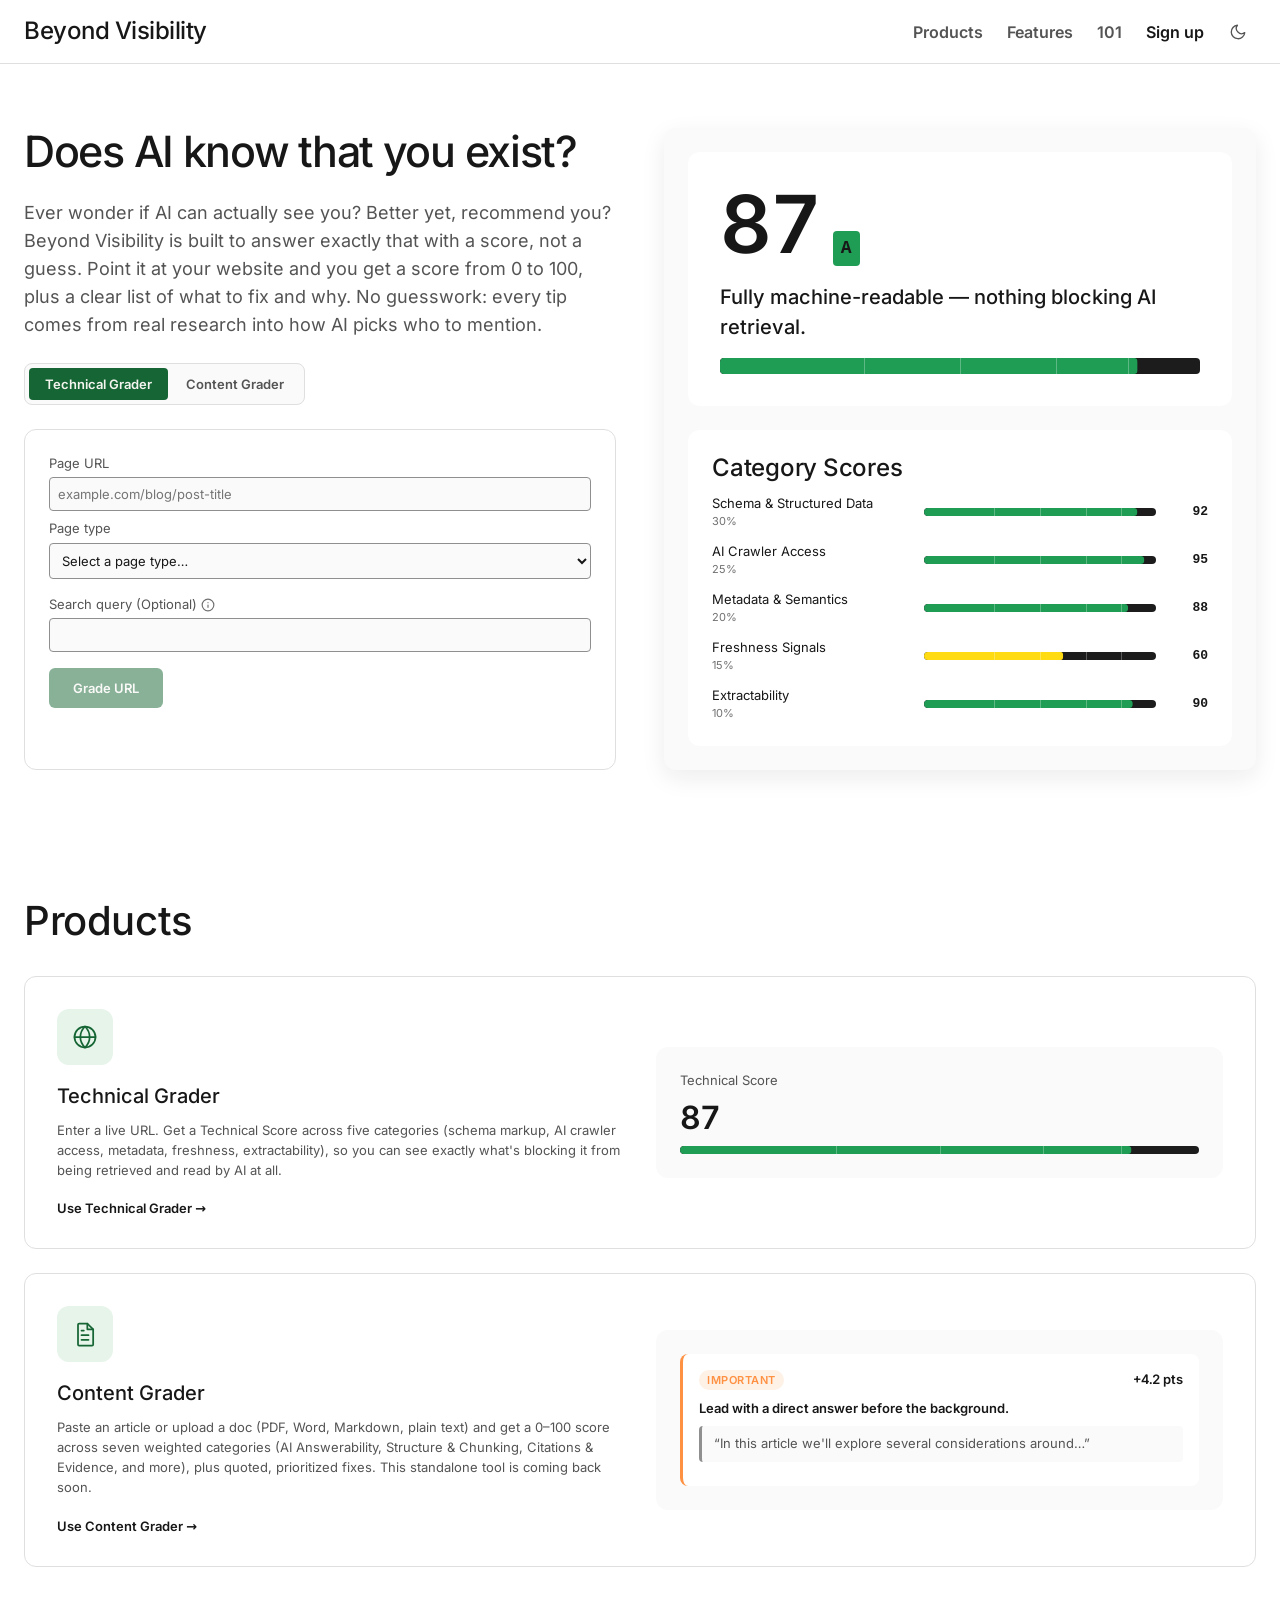
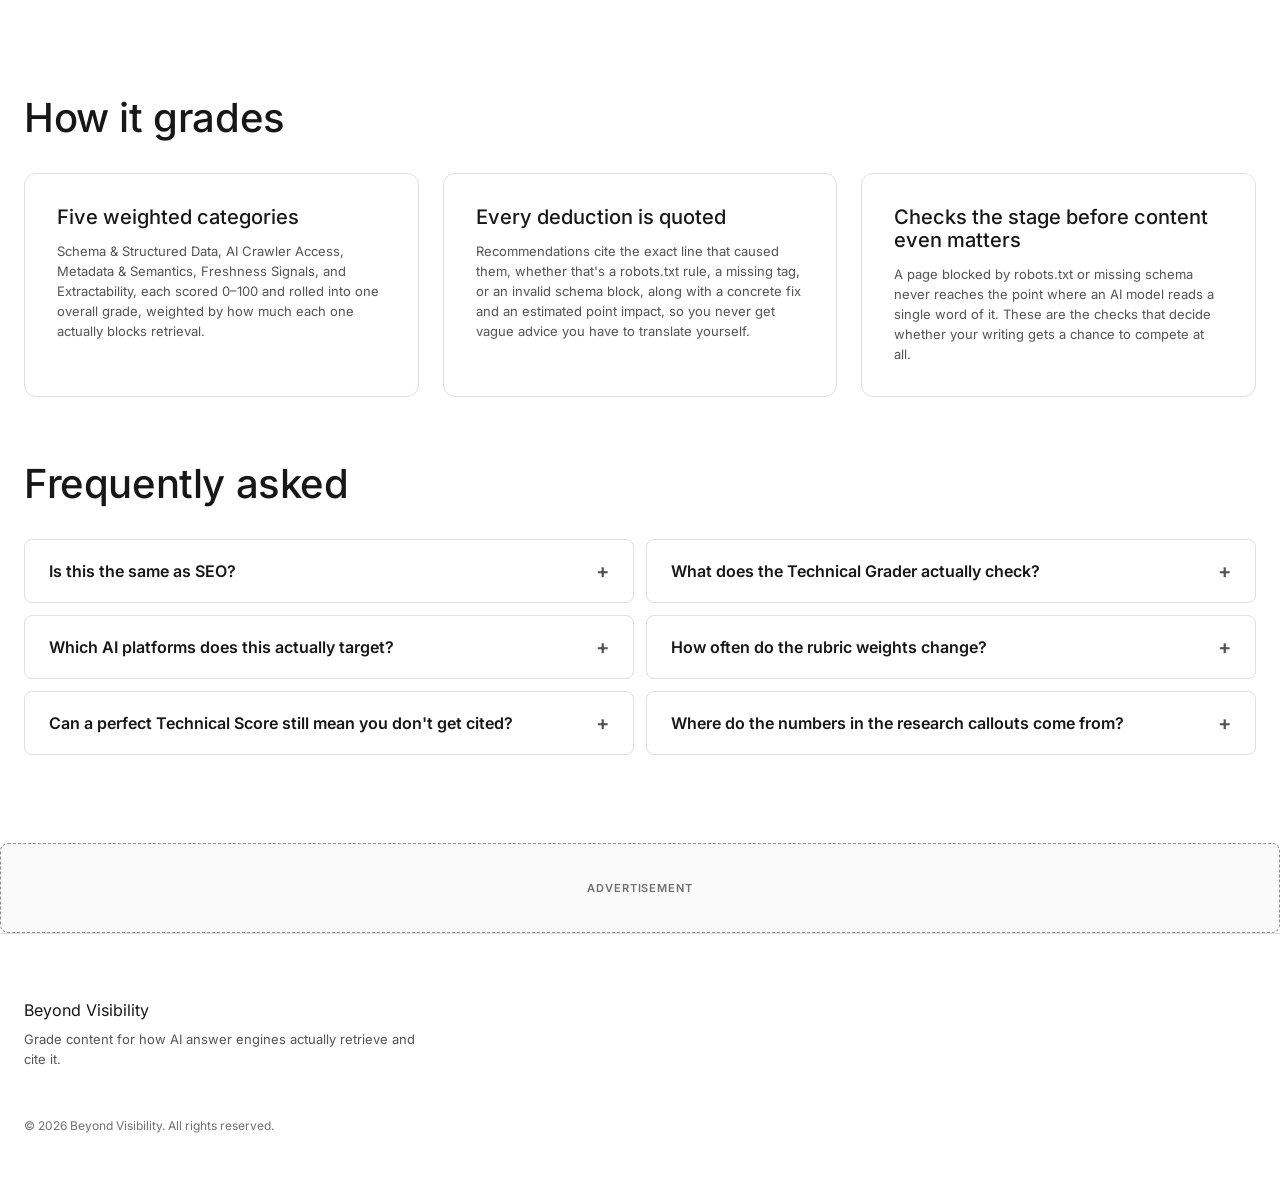
<file: index.html>
<!doctype html>
<html lang="en">
  <head>
    <meta charset="UTF-8" />
    <link rel="icon" type="image/svg+xml" href="/favicon.svg" />
    <meta name="viewport" content="width=device-width, initial-scale=1.0" />
    <meta name="color-scheme" content="light dark" />
    <meta name="theme-color" content="#ffffff" />

    <title>Beyond Visibility | AEO</title>
    <meta name="description" content="Grade your website for AI answer engines. Get a Technical Score across five categories, plus prioritized fixes, to improve your AISO — the Content Grader is coming back soon." />
    <link rel="canonical" href="https://beyondvisibility.live/" />
    <meta name="robots" content="index,follow,max-snippet:-1,max-image-preview:large,max-video-preview:-1" />

    <meta property="og:type" content="website" />
    <meta property="og:title" content="Beyond Visibility | AEO" />
    <meta property="og:description" content="Grade your website for AI answer engines. Get a Technical Score across five categories, plus prioritized fixes, to improve your AISO — the Content Grader is coming back soon." />
    <meta property="og:url" content="https://beyondvisibility.live/" />
    <meta property="og:image" content="https://beyondvisibility.live/og.png" />
    <meta property="og:site_name" content="Beyond Visibility" />
    <meta property="article:published_time" content="2026-08-23" />
    <meta property="article:modified_time" content="2026-09-10" />
    <meta name="twitter:card" content="summary_large_image" />
    <meta name="twitter:title" content="Beyond Visibility | AEO" />
    <meta name="twitter:description" content="Grade your website for AI answer engines. Get a Technical Score across five categories, plus prioritized fixes, to improve your AISO — the Content Grader is coming back soon." />
    <meta name="twitter:image" content="https://beyondvisibility.live/og.png" />

    <script type="application/ld+json">
    {
      "@context": "https://schema.org",
      "@graph": [
        {
          "@type": "Organization",
          "@id": "https://beyondvisibility.live/#organization",
          "name": "Beyond Visibility",
          "url": "https://beyondvisibility.live/",
          "logo": "https://beyondvisibility.live/favicon.svg",
          "sameAs": ["https://github.com/bhagya-d36/AEO-Grader"],
          "speakable": {
            "@type": "SpeakableSpecification",
            "cssSelector": [".hero h1", ".hero-lead"]
          }
        },
        {
          "@type": "WebSite",
          "@id": "https://beyondvisibility.live/#website",
          "name": "Beyond Visibility",
          "url": "https://beyondvisibility.live/",
          "publisher": { "@id": "https://beyondvisibility.live/#organization" }
        },
        {
          "@type": "SoftwareApplication",
          "name": "Beyond Visibility",
          "applicationCategory": "BusinessApplication",
          "operatingSystem": "Web",
          "description": "Grades a live URL's Technical Score — schema, AI crawler access, metadata, freshness, extractability — for whether AI answer engines can retrieve and parse the page at all.",
          "offers": { "@type": "Offer", "price": "0", "priceCurrency": "USD" }
        },
        {
          "@type": "FAQPage",
          "mainEntity": [
            {
              "@type": "Question",
              "name": "Is this the same as SEO?",
              "acceptedAnswer": {
                "@type": "Answer",
                "text": "No, but it's not a replacement either. Think of AEO as SEO's newer sibling. Classic ranking signals like crawlability, authority, and freshness still matter; retrieval just adds a passage-level layer on top, and there's no page-one click-through funnel to fall back on if that layer fails."
              }
            },
            {
              "@type": "Question",
              "name": "What does the Technical Grader actually check?",
              "acceptedAnswer": {
                "@type": "Answer",
                "text": "Five categories from one URL: Schema & Structured Data, AI Crawler Access, Metadata & Semantics, Freshness Signals, and Extractability — whether AI can even reach, parse, and understand what your page is, before a single word of the writing itself gets judged. Content scoring (AI Answerability, Structure & Chunking, Citations, and more) is coming back with the standalone Content Grader."
              }
            },
            {
              "@type": "Question",
              "name": "Which AI systems does this actually target?",
              "acceptedAnswer": {
                "@type": "Answer",
                "text": "The check set is grounded in how retrieval-augmented answer engines behave generally. ChatGPT, Perplexity, Claude, and AI Overviews all share the same fetch-chunk-retrieve-synthesize shape, even though none of their exact ranking algorithms are public."
              }
            },
            {
              "@type": "Question",
              "name": "How often do the rubric weights change?",
              "acceptedAnswer": {
                "@type": "Answer",
                "text": "Rarely, and only on evidence. Every category weight is pulled straight from the versioned rubric config the grader runs against (see the About page for the current breakdown), so a score you get today stays comparable until that version number moves."
              }
            },
            {
              "@type": "Question",
              "name": "Can a perfect Technical Score still mean you don't get cited?",
              "acceptedAnswer": {
                "@type": "Answer",
                "text": "Yes. A perfect Technical Score means nothing is blocking AI from reaching and reading your page — it says nothing about whether the writing itself is answer-shaped, well-sourced, or citable, which is what the Content Score (coming back with the Content Grader) measures. Citation also depends on factors outside any single page: how many competing pages answer the same question, how established the domain is, off-page mentions no page grade can read."
              }
            },
            {
              "@type": "Question",
              "name": "Where do the numbers in the research callouts come from?",
              "acceptedAnswer": {
                "@type": "Answer",
                "text": "Primarily the Princeton GEO paper (10,000 queries across 25 domains), plus supporting industry research on content chunking, freshness, and answer-first structure. Those sources inform the content rubric returning with the Content Grader; the Technical Score's weights are grounded in what actually blocks an AI crawler from reaching a page in the first place."
              }
            }
          ]
        }
      ]
    }
    </script>

    <script>
      (function () {
        try {
          var stored = localStorage.getItem("theme-preference");
          if (stored === "light" || stored === "dark") {
            document.documentElement.dataset.theme = stored;
          }
        } catch (e) {
          // localStorage unavailable (private mode, etc.) — falls back to
          // system preference via the CSS media query, no toggle persistence
        }
      })();
    </script>
    <script type="module" crossorigin src="/assets/main-BvebSg_a.js"></script>
    <link rel="stylesheet" crossorigin href="/assets/main-C2WZJHab.css">
  </head>
  <body>
    <div id="root"><header class="marketing-nav"><div class="top-bar-brand"><a class="wordmark" href="/">Beyond Visibility</a></div><nav class="marketing-nav-links" aria-label="Primary"><div class="nav-dropdown"><button type="button" class="nav-dropdown-trigger" aria-haspopup="true">Products</button><ul class="nav-dropdown-menu"><li><a href="#product-web-grader">Technical Grader</a></li><li><a href="#product-content-grader">Content Grader</a></li></ul></div><a href="#features">Features</a><a class="marketing-nav-link" href="/101">101</a></nav><div class="marketing-nav-actions"><button type="button" class="link-button">Sign up</button><button type="button" class="theme-toggle" aria-label="Switch to dark mode" title="Switch to dark mode"><svg width="18" height="18" viewBox="0 0 24 24" fill="none" stroke="currentColor" stroke-width="1.75" stroke-linecap="round" stroke-linejoin="round" aria-hidden="true"><path d="M21 12.79A9 9 0 1 1 11.21 3 7 7 0 0 0 21 12.79z"></path></svg></button></div></header><main><section class="hero"><div class="hero-copy"><h1>Does AI know that you exist?</h1><p class="hero-lead">Ever wonder if AI can actually see you? Better yet, recommend you? Beyond Visibility is built to answer exactly that with a score, not a guess. Point it at your website and you get a score from 0 to 100, plus a clear list of what to fix and why. No guesswork: every tip comes from real research into how AI picks who to mention.</p><div class="grader-switch" role="group" aria-label="Grader mode"><button type="button" aria-pressed="true">Technical Grader</button><button type="button" aria-pressed="false">Content Grader</button></div><form class="grade-form"><div class="field"><label for="url">Page URL</label><input id="url" type="text" inputMode="url" autoComplete="off" placeholder="example.com/blog/post-title" required="" value=""/></div><div class="field"><label for="page_type">Page type</label><select id="page_type" required=""><option value="" disabled="" hidden="" selected="">Select a page type…</option><option value="homepage">Homepage</option><option value="article">Blog post or article</option><option value="product">Product page</option><option value="docs">Docs</option></select></div><div class="optional-fields"><div class="field"><div class="field-label-row"><label for="web_target_query">Search query (Optional)</label><span class="info-tooltip" tabindex="0" aria-label="What would someone ask an AI to find this?"><svg width="14" height="14" viewBox="0 0 24 24" fill="none" stroke="currentColor" stroke-width="2" stroke-linecap="round" stroke-linejoin="round" aria-hidden="true"><circle cx="12" cy="12" r="10"></circle><line x1="12" y1="16" x2="12" y2="12"></line><line x1="12" y1="8" x2="12.01" y2="8"></line></svg><span class="info-tooltip-text" aria-hidden="true">What would someone ask an AI to find this?</span></span></div><input id="web_target_query" type="text" value=""/></div></div><button type="submit" disabled="">Grade URL</button></form></div><div class="hero-mockup" aria-hidden="true"><div class="score-card"><div class="verdict"><span class="verdict-score">87</span><span class="verdict-band" style="--tier-color:var(--score-excellent)">A</span></div><p class="verdict-meaning">Fully machine-readable — nothing blocking AI retrieval.</p><div class="meter meter-lg" style="--tier-color:var(--score-excellent);--meter-scale:0.87" role="img" aria-label="Overall score: 87 out of 100"><div class="meter-track"><div class="meter-fill"></div><span class="meter-tick" style="left:30%"></span><span class="meter-tick" style="left:50%"></span><span class="meter-tick" style="left:70%"></span><span class="meter-tick" style="left:85%"></span></div></div></div><div class="category-bars"><h2>Category Scores</h2><div class="category-row"><div class="category-label"><span>Schema &amp; Structured Data</span><span class="category-weight">30%</span></div><div class="meter meter-sm" style="--tier-color:var(--score-excellent);--meter-scale:0.92" role="img" aria-label="Schema &amp; Structured Data: 92 out of 100"><div class="meter-track"><div class="meter-fill"></div><span class="meter-tick" style="left:30%"></span><span class="meter-tick" style="left:50%"></span><span class="meter-tick" style="left:70%"></span><span class="meter-tick" style="left:85%"></span></div></div><span class="category-score">92</span></div><div class="category-row"><div class="category-label"><span>AI Crawler Access</span><span class="category-weight">25%</span></div><div class="meter meter-sm" style="--tier-color:var(--score-excellent);--meter-scale:0.95" role="img" aria-label="AI Crawler Access: 95 out of 100"><div class="meter-track"><div class="meter-fill"></div><span class="meter-tick" style="left:30%"></span><span class="meter-tick" style="left:50%"></span><span class="meter-tick" style="left:70%"></span><span class="meter-tick" style="left:85%"></span></div></div><span class="category-score">95</span></div><div class="category-row"><div class="category-label"><span>Metadata &amp; Semantics</span><span class="category-weight">20%</span></div><div class="meter meter-sm" style="--tier-color:var(--score-excellent);--meter-scale:0.88" role="img" aria-label="Metadata &amp; Semantics: 88 out of 100"><div class="meter-track"><div class="meter-fill"></div><span class="meter-tick" style="left:30%"></span><span class="meter-tick" style="left:50%"></span><span class="meter-tick" style="left:70%"></span><span class="meter-tick" style="left:85%"></span></div></div><span class="category-score">88</span></div><div class="category-row"><div class="category-label"><span>Freshness Signals</span><span class="category-weight">15%</span></div><div class="meter meter-sm" style="--tier-color:var(--score-fair);--meter-scale:0.6" role="img" aria-label="Freshness Signals: 60 out of 100"><div class="meter-track"><div class="meter-fill"></div><span class="meter-tick" style="left:30%"></span><span class="meter-tick" style="left:50%"></span><span class="meter-tick" style="left:70%"></span><span class="meter-tick" style="left:85%"></span></div></div><span class="category-score">60</span></div><div class="category-row"><div class="category-label"><span>Extractability</span><span class="category-weight">10%</span></div><div class="meter meter-sm" style="--tier-color:var(--score-excellent);--meter-scale:0.9" role="img" aria-label="Extractability: 90 out of 100"><div class="meter-track"><div class="meter-fill"></div><span class="meter-tick" style="left:30%"></span><span class="meter-tick" style="left:50%"></span><span class="meter-tick" style="left:70%"></span><span class="meter-tick" style="left:85%"></span></div></div><span class="category-score">90</span></div></div></div></section><section class="products" id="products"><h2>Products</h2><ul class="product-grid"><li class="feature-card product-card" id="product-web-grader"><div class="product-card-copy"><div class="product-icon"><svg viewBox="0 0 24 24" fill="none" stroke="currentColor" stroke-width="1.5" stroke-linecap="round" stroke-linejoin="round" aria-hidden="true"><circle cx="12" cy="12" r="9"></circle><path d="M3 12h18"></path><path d="M12 3c2.5 2.5 4 5.7 4 9s-1.5 6.5-4 9c-2.5-2.5-4-5.7-4-9s1.5-6.5 4-9z"></path></svg></div><h3>Technical Grader</h3><p>Enter a live URL. Get a Technical Score across five categories (schema markup, AI crawler access, metadata, freshness, extractability), so you can see exactly what&#x27;s blocking it from being retrieved and read by AI at all.</p><button type="button" class="card-footer-link">Use Technical Grader →</button></div><div class="product-card-visual" aria-hidden="true"><div class="product-preview product-preview-web"><div class="product-preview-score"><span class="product-preview-score-label">Technical Score</span><span class="product-preview-score-value">87</span><div class="meter meter-sm" style="--tier-color:var(--score-excellent);--meter-scale:0.87" role="img" aria-label="Technical Score: 87 out of 100"><div class="meter-track"><div class="meter-fill"></div><span class="meter-tick" style="left:30%"></span><span class="meter-tick" style="left:50%"></span><span class="meter-tick" style="left:70%"></span><span class="meter-tick" style="left:85%"></span></div></div></div></div></div></li><li class="feature-card product-card" id="product-content-grader"><div class="product-card-copy"><div class="product-icon"><svg viewBox="0 0 24 24" fill="none" stroke="currentColor" stroke-width="1.5" stroke-linecap="round" stroke-linejoin="round" aria-hidden="true"><path d="M7 3h7l5 5v13a1 1 0 0 1-1 1H7a1 1 0 0 1-1-1V4a1 1 0 0 1 1-1z"></path><path d="M14 3v5h5"></path><path d="M9 13h6M9 17h6M9 9h2"></path></svg></div><h3>Content Grader</h3><p>Paste an article or upload a doc (PDF, Word, Markdown, plain text) and get a 0–100 score across seven weighted categories (AI Answerability, Structure &amp; Chunking, Citations &amp; Evidence, and more), plus quoted, prioritized fixes. This standalone tool is coming back soon.</p><button type="button" class="card-footer-link">Use Content Grader →</button></div><div class="product-card-visual" aria-hidden="true"><div class="product-preview product-preview-content"><div class="recommendation severity-important"><div class="recommendation-header"><span class="recommendation-tags"><span class="severity-badge severity-important">Important</span></span><span class="recommendation-impact">+4.2 pts</span></div><p class="recommendation-what">Lead with a direct answer before the background.</p><blockquote class="recommendation-quote">“In this article we&#x27;ll explore several considerations around…”</blockquote></div></div></div></li></ul></section><section class="features" id="features"><h2>How it grades</h2><ul class="feature-grid"><li class="feature-card"><h3>Five weighted categories</h3><p>Schema &amp; Structured Data, AI Crawler Access, Metadata &amp; Semantics, Freshness Signals, and Extractability, each scored 0–100 and rolled into one overall grade, weighted by how much each one actually blocks retrieval.</p></li><li class="feature-card"><h3>Every deduction is quoted</h3><p>Recommendations cite the exact line that caused them, whether that&#x27;s a robots.txt rule, a missing tag, or an invalid schema block, along with a concrete fix and an estimated point impact, so you never get vague advice you have to translate yourself.</p></li><li class="feature-card"><h3>Checks the stage before content even matters</h3><p>A page blocked by robots.txt or missing schema never reaches the point where an AI model reads a single word of it. These are the checks that decide whether your writing gets a chance to compete at all.</p></li></ul></section><section class="faq" id="faq"><h2>Frequently asked</h2><div class="faq-list"><details class="faq-item"><summary>Is this the same as SEO?</summary><p>No, but it&#x27;s not a replacement either. Think of AEO as SEO&#x27;s newer sibling. Classic ranking signals like crawlability, authority, and freshness still matter; retrieval just adds a passage-level layer on top, and there&#x27;s no page-one click-through funnel to fall back on if that layer fails.</p></details><details class="faq-item"><summary>What does the Technical Grader actually check?</summary><p>Five categories from one URL: Schema &amp; Structured Data, AI Crawler Access, Metadata &amp; Semantics, Freshness Signals, and Extractability — whether AI can even reach, parse, and understand what your page is, before a single word of the writing itself gets judged. Content scoring (AI Answerability, Structure &amp; Chunking, Citations, and more) is coming back with the standalone Content Grader.</p></details><details class="faq-item"><summary>Which AI platforms does this actually target?</summary><p>The check set is grounded in how retrieval-augmented answer engines behave generally. ChatGPT, Perplexity, Claude, and AI Overviews all share the same fetch-chunk-retrieve-synthesize shape, even though none of their exact ranking algorithms are public.</p></details><details class="faq-item"><summary>How often do the rubric weights change?</summary><p>Rarely, and only on evidence. Every category weight is pulled straight from the versioned rubric config the grader runs against (see the 101 page for the current breakdown), so a score you get today stays comparable until that version number moves.</p></details><details class="faq-item"><summary>Can a perfect Technical Score still mean you don&#x27;t get cited?</summary><p>Yes. A perfect Technical Score means nothing is blocking AI from reaching and reading your page — it says nothing about whether the writing itself is answer-shaped, well-sourced, or citable, which is what the Content Score (coming back with the Content Grader) measures. Citation also depends on factors outside any single page: how many competing pages answer the same question, how established the domain is, off-page mentions no page grade can read.</p></details><details class="faq-item"><summary>Where do the numbers in the research callouts come from?</summary><p>Primarily the Princeton GEO paper (10,000 queries across 25 domains), plus supporting industry research on content chunking, freshness, and answer-first structure. Those sources inform the content rubric returning with the Content Grader; the Technical Score&#x27;s weights are grounded in what actually blocks an AI crawler from reaching a page in the first place.</p></details></div></section><div class="ad-slot" data-placement="landing-mid" aria-hidden="true"><span class="ad-slot-label">Advertisement</span></div></main><footer class="site-footer"><div class="footer-inner"><div class="footer-brand"><span class="wordmark">Beyond Visibility</span><p class="footer-tagline">Grade content for how AI answer engines actually retrieve and cite it.</p></div></div><p class="footer-legal">© 2026 Beyond Visibility. All rights reserved.</p></footer></div>
  </body>
</html>
</file>
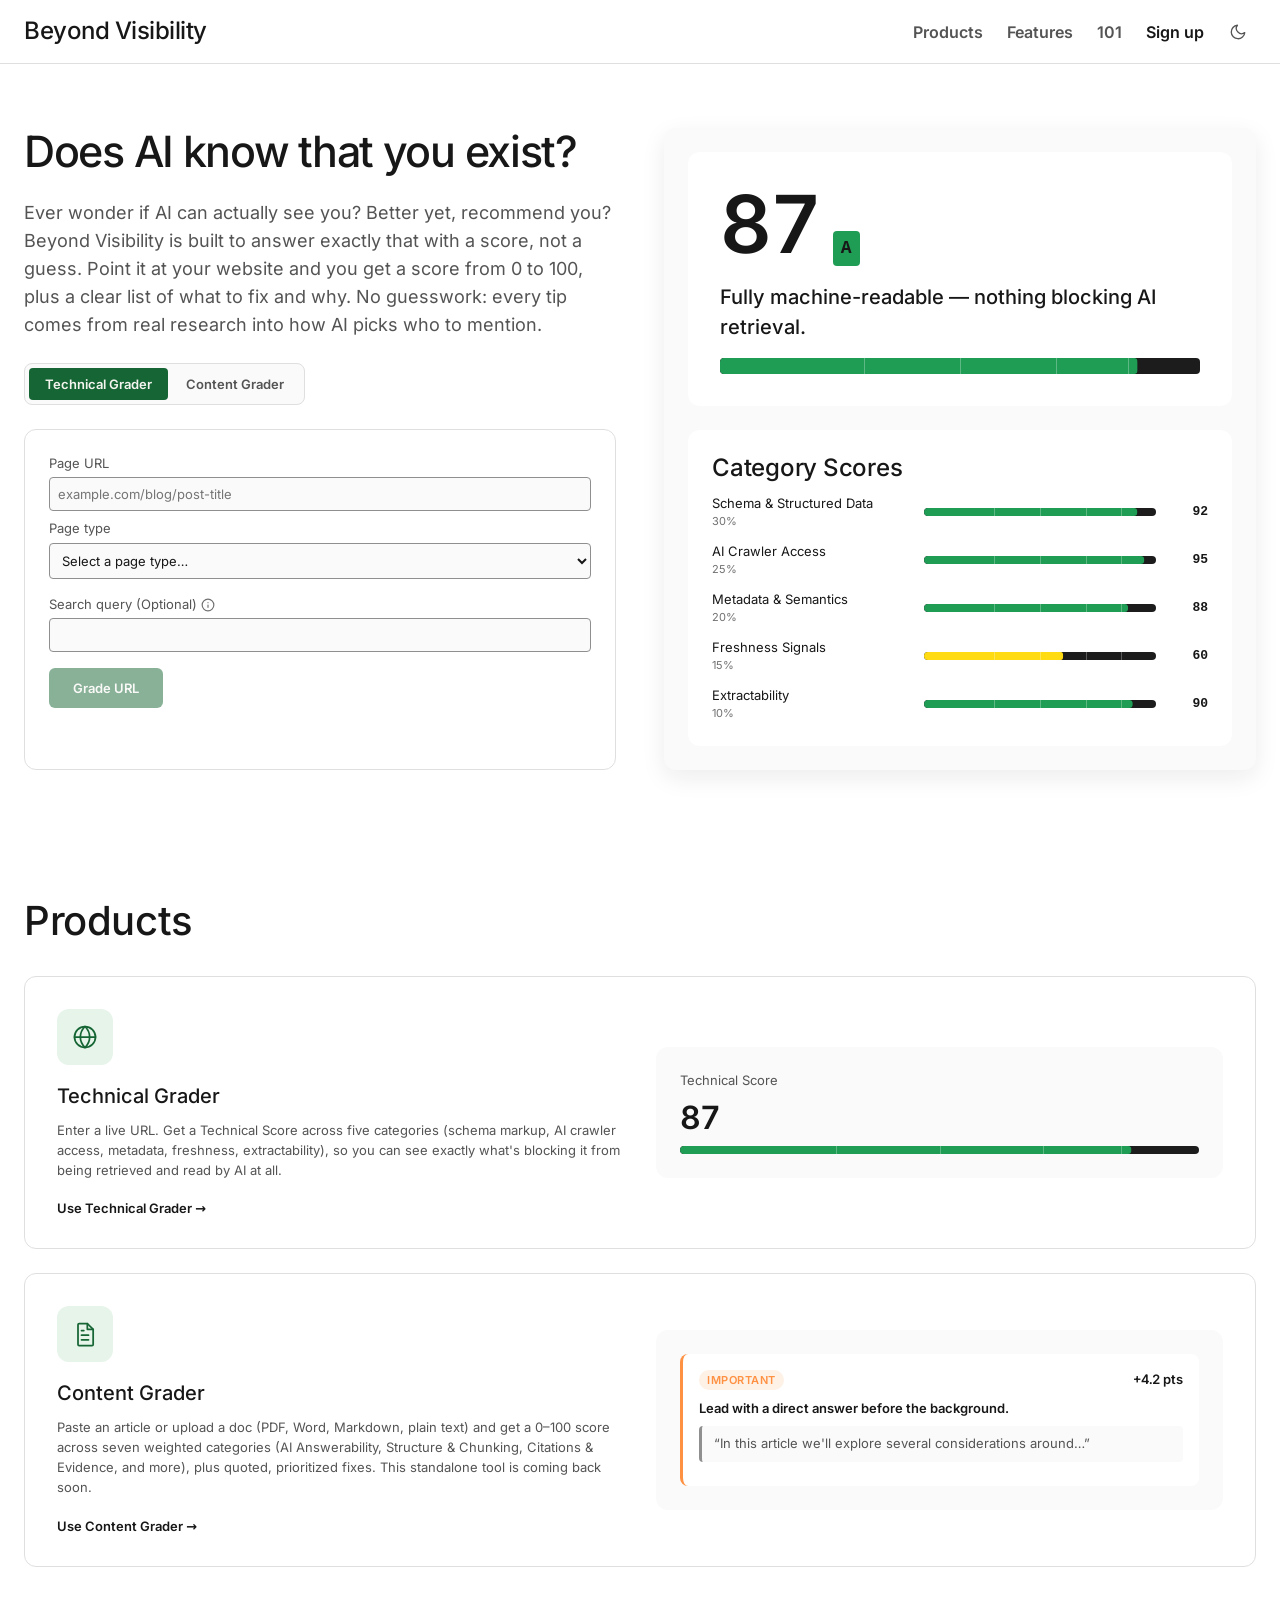
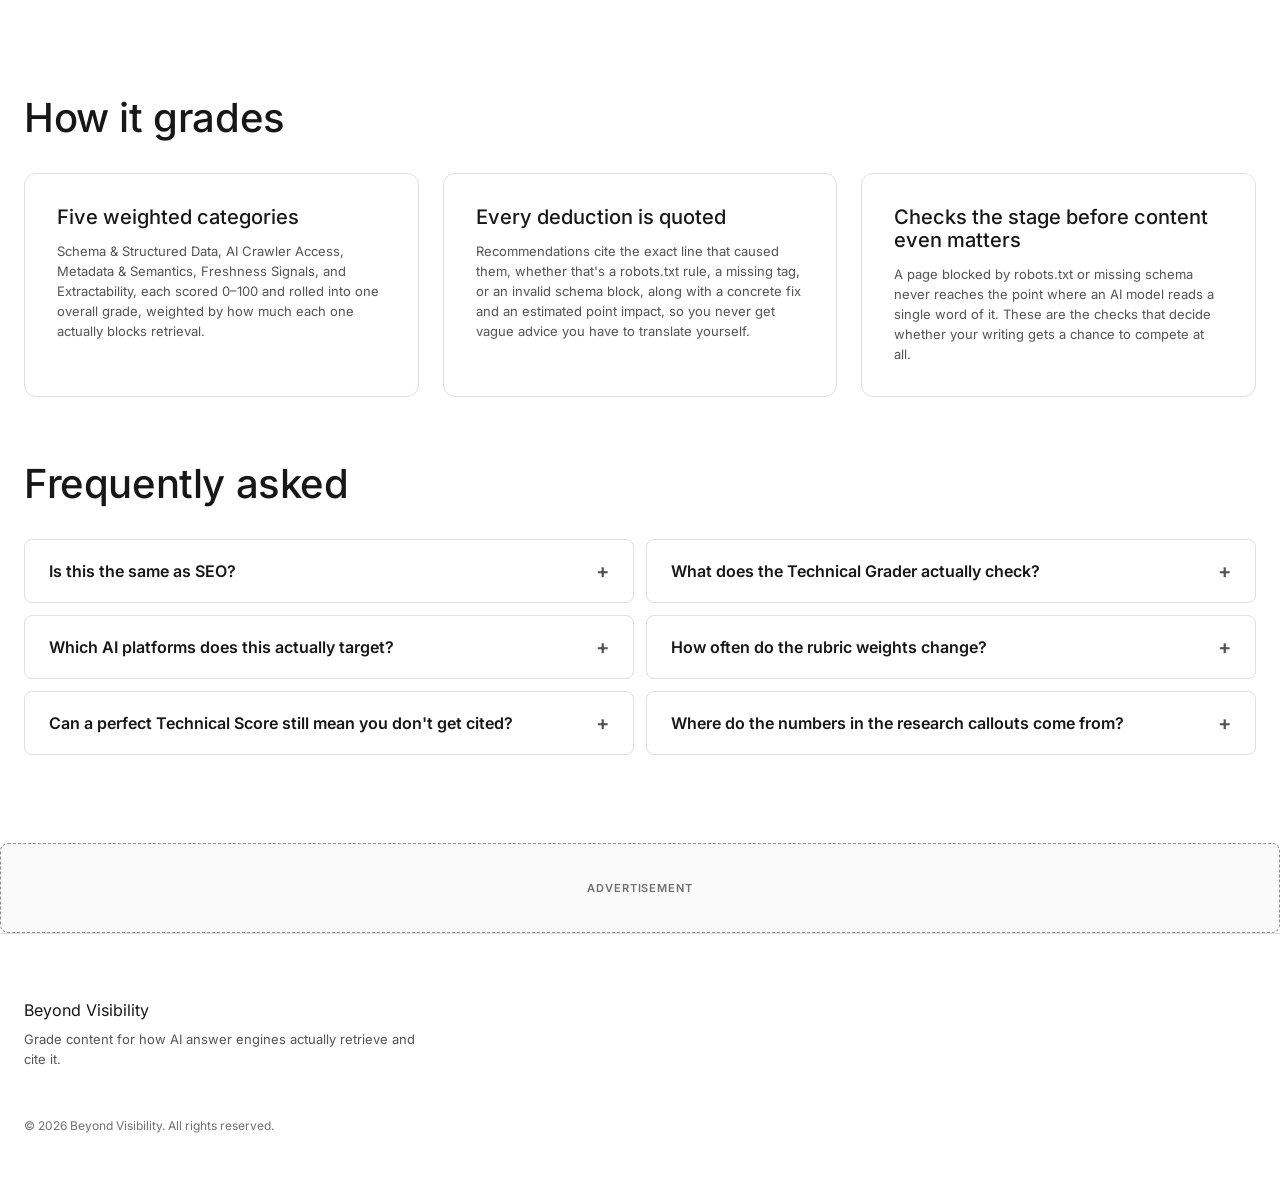
<file: 101/index.html>
<!doctype html>
<html lang="en">
  <head>
    <meta charset="UTF-8" />
    <link rel="icon" type="image/svg+xml" href="/favicon.svg" />
    <meta name="viewport" content="width=device-width, initial-scale=1.0" />
    <meta name="color-scheme" content="light dark" />
    <meta name="theme-color" content="#ffffff" />

    <title>AEO & AISO Explained | Beyond Visibility</title>
    <meta name="description" content="What AEO and AISO mean, how they evolved from SEO, and exactly what Beyond Visibility measures so your content and site get cited by AI answer engines." />
    <link rel="canonical" href="https://beyondvisibility.live/101" />
    <meta name="robots" content="index,follow,max-snippet:-1,max-image-preview:large,max-video-preview:-1" />

    <meta property="og:type" content="article" />
    <meta property="og:title" content="AEO & AISO Explained | Beyond Visibility" />
    <meta property="og:description" content="What AEO and AISO mean, how they evolved from SEO, and exactly what Beyond Visibility measures so your content and site get cited by AI answer engines." />
    <meta property="og:url" content="https://beyondvisibility.live/101" />
    <meta property="og:image" content="https://beyondvisibility.live/og.png" />
    <meta property="og:site_name" content="Beyond Visibility" />
    <meta property="article:published_time" content="2026-08-23" />
    <meta property="article:modified_time" content="2026-09-10" />
    <meta name="twitter:card" content="summary_large_image" />
    <meta name="twitter:title" content="AEO & AISO Explained | Beyond Visibility" />
    <meta name="twitter:description" content="What AEO and AISO mean, how they evolved from SEO, and exactly what Beyond Visibility measures so your content and site get cited by AI answer engines." />
    <meta name="twitter:image" content="https://beyondvisibility.live/og.png" />

    <script type="application/ld+json">
    {
      "@context": "https://schema.org",
      "@graph": [
        {
          "@type": "TechArticle",
          "headline": "Getting cited is the new getting ranked",
          "description": "What AEO and AISO mean, how they evolved from SEO, and exactly what Beyond Visibility measures so your content and site get cited by AI answer engines.",
          "datePublished": "2026-08-23",
          "dateModified": "2026-09-10",
          "author": { "@type": "Person", "name": "Bhagya Dissanayake" },
          "publisher": {
            "@type": "Organization",
            "name": "Beyond Visibility",
            "url": "https://beyondvisibility.live/",
            "logo": "https://beyondvisibility.live/favicon.svg"
          },
          "mainEntityOfPage": "https://beyondvisibility.live/101",
          "speakable": {
            "@type": "SpeakableSpecification",
            "cssSelector": [".about-hero h1", ".about-hero-lead"]
          }
        },
        {
          "@type": "BreadcrumbList",
          "itemListElement": [
            { "@type": "ListItem", "position": 1, "name": "Home", "item": "https://beyondvisibility.live/" },
            { "@type": "ListItem", "position": 2, "name": "101", "item": "https://beyondvisibility.live/101" }
          ]
        }
      ]
    }
    </script>

    <script>
      (function () {
        try {
          var stored = localStorage.getItem("theme-preference");
          if (stored === "light" || stored === "dark") {
            document.documentElement.dataset.theme = stored;
          }
        } catch (e) {
          // localStorage unavailable (private mode, etc.) — falls back to
          // system preference via the CSS media query, no toggle persistence
        }
      })();
    </script>
    <script type="module" crossorigin src="/assets/main-BvebSg_a.js"></script>
    <link rel="stylesheet" crossorigin href="/assets/main-C2WZJHab.css">
  </head>
  <body>
    <div id="root"><header class="marketing-nav"><div class="top-bar-brand"><a class="wordmark" href="/">Beyond Visibility</a></div><nav class="marketing-nav-links" aria-label="Primary"><div class="nav-dropdown"><button type="button" class="nav-dropdown-trigger" aria-haspopup="true">Products</button><ul class="nav-dropdown-menu"><li><a href="/#product-web-grader">Technical Grader</a></li><li><a href="/#product-content-grader">Content Grader</a></li></ul></div><a href="/#features">Features</a><a class="marketing-nav-link" href="/101" aria-current="page">101</a></nav><div class="marketing-nav-actions"><button type="button" class="link-button">Sign up</button><button type="button" class="theme-toggle" aria-label="Switch to dark mode" title="Switch to dark mode"><svg width="18" height="18" viewBox="0 0 24 24" fill="none" stroke="currentColor" stroke-width="1.75" stroke-linecap="round" stroke-linejoin="round" aria-hidden="true"><path d="M21 12.79A9 9 0 1 1 11.21 3 7 7 0 0 0 21 12.79z"></path></svg></button></div></header><main class="about"><div class="about-layout"><nav class="about-toc" aria-label="On this page"><span class="about-toc-heading">On this page</span><ul><li><button type="button" aria-current="true">The shift</button></li><li><button type="button">AEO, AISO</button></li><li><button type="button">From SEO to AEO</button></li><li><button type="button">What&#x27;s new, what&#x27;s not</button></li><li><button type="button">How engines read you</button></li><li><button type="button">What we measure</button></li><li><button type="button">How grading works</button></li><li><button type="button">Why it matters</button></li><li><button type="button">What we don&#x27;t claim</button></li></ul></nav><div class="about-content"><section class="about-hero"><span class="about-eyebrow">About Beyond Visibility</span><h1>Getting cited is the new getting ranked.</h1><p class="about-hero-lead">For twenty-five years, being found online meant ranking a page. Increasingly, it means being the sentence an AI model quotes when it answers someone directly: a different game, with different rules. This page covers what those rules are, where they came from, and exactly what Beyond Visibility measures to help you win at them.</p></section><section class="about-section" id="shift"><h2>The shift</h2><p>A search engine hands someone ten blue links and lets them do the reading. An answer engine reads for them, and once it has answered, most people never click through to check its sources.</p><div class="about-shift-compare" aria-hidden="true"><div class="about-shift-panel"><span class="about-shift-label">The old way</span><div class="about-serp-row"></div><div class="about-serp-row"></div><div class="about-serp-row"></div></div><div class="about-shift-panel about-shift-panel-answer"><span class="about-shift-label">The new way</span><div class="about-answer-block"><span class="about-answer-line"></span><span class="about-answer-line"></span><span class="about-answer-line about-answer-line-short"></span><div class="about-answer-chips"><span class="about-answer-chip">1</span><span class="about-answer-chip">2</span></div></div></div></div><p class="about-shift-caption">Only one of these rows has a chance of being you. The question the rest of this page answers: how do you get into it?</p></section><section class="about-section" id="letters"><h2>AEO and AISO, decoded</h2><p>AEO and AISO get used almost interchangeably online, but they&#x27;re not the same question. Beyond Visibility&#x27;s two products map onto exactly this split.</p><div class="about-letter-grid"><div class="feature-card about-letter-card"><span class="about-letter-abbr">AEO</span><h3>Answer Engine Optimization</h3><dl><dt>In plain English</dt><dd>Getting your content picked as the answer, or cited inside one, when there&#x27;s no single blue link to click.</dd><dt>Technically</dt><dd>Structuring and writing content so it can be extracted as a direct answer, or pulled into a generated summary as a cited source, by a retrieval-augmented system.</dd><dt>What it asks</dt><dd class="about-letter-asks">“If someone asks this question, would an AI actually lift an answer from my page, or cite it while answering?”</dd></dl></div><div class="feature-card about-letter-card"><span class="about-letter-abbr">AISO</span><h3>AI Search Optimization</h3><dl><dt>In plain English</dt><dd>The layer underneath AEO: making sure AI systems can find and read you at all.</dd><dt>Technically</dt><dd>The prerequisite technical layer (crawlability, structured data, machine-readable metadata) that decides whether a page is eligible for retrieval in the first place.</dd><dt>What it asks</dt><dd class="about-letter-asks">“Can an AI crawler even reach my page, parse it, and understand what it is?”</dd></dl></div></div><div class="about-callout"><p><strong>AISO</strong> gets you in the door. <strong>AEO</strong> gets you the answer, and the citation that can come with it. The Technical Grader scores AISO&#x27;s prerequisites from a live URL: crawler access, schema, metadata. AEO itself — whether what&#x27;s actually on the page is answer-shaped and citation-worthy — is what the Content Grader scores, and it&#x27;s coming back soon.</p></div></section><section class="about-section" id="evolution"><h2>How we got here: SEO → AEO</h2><p>None of this happened overnight. Each era optimized for a slightly different signal, and the signal AI answer engines optimize for today is the direct descendant of all of them.</p><ol class="about-timeline"><li><span class="about-timeline-years">1997–2011</span><div class="about-timeline-body"><h3>Keywords &amp; backlinks</h3><p>Rank by matching query keywords and counting inbound links. You optimized for the word, not the meaning.</p></div></li><li><span class="about-timeline-years">2011–2015</span><div class="about-timeline-body"><h3>Content quality &amp; E-E-A-T</h3><p>Panda and Penguin punish thin, spun content. Depth, expertise, and trustworthy sourcing start to outweigh keyword density.</p></div></li><li><span class="about-timeline-years">2015–2018</span><div class="about-timeline-body"><h3>Mobile-first &amp; voice</h3><p>Mobile-first indexing and voice assistants push writing toward direct, conversational answers to spoken questions.</p></div></li><li><span class="about-timeline-years">2018–2022</span><div class="about-timeline-body"><h3>Featured snippets &amp; answer boxes</h3><p>Search engines start answering directly on the results page. The boxed answer, nicknamed &quot;position zero,&quot; becomes the real prize, not the #1 blue link.</p></div></li><li><span class="about-timeline-years">2022–2024</span><div class="about-timeline-body"><h3>Generative answer engines arrive</h3><p>ChatGPT, Perplexity, and AI Overviews start synthesizing answers from multiple sources instead of listing links. The results page itself starts to disappear.</p></div></li><li><span class="about-timeline-years">2024–now</span><div class="about-timeline-body"><h3>AEO / AISO</h3><p>The target shifts from ranking a page to being the passage an AI model quotes, cites, or paraphrases when it answers someone directly.</p></div></li></ol></section><section class="about-section" id="carryover"><h2>What carried over, what&#x27;s new</h2><p>AEO isn&#x27;t a rejection of SEO. Most of the discipline transfers. The target just moved.</p><div class="about-compare"><div class="about-compare-col"><h3>Carried over</h3><ul><li>Clear, accurate, well-organized writing still wins</li><li>Technical crawlability (robots.txt, sitemaps, fast responses) is still table stakes</li><li>Authority and trust signals still matter, just evaluated per-passage now instead of only per-domain</li><li>Fresh, maintained content is still rewarded over stale content</li></ul></div><div class="about-compare-col"><h3>New in AEO</h3><ul><li>The unit of ranking is a 100–300 word passage, not a whole page</li><li>There&#x27;s no click-through or dwell-time signal: a model either quotes you or it doesn&#x27;t</li><li>Structured data tells a model what a passage is, not just what it says</li><li>A handful of named AI crawlers decide if you&#x27;re visible at all, before quality is ever judged</li></ul></div></div></section><section class="about-section" id="pipeline"><h2>How an answer engine actually reads your page</h2><p>Every answer engine (ChatGPT, Perplexity, Claude, Google&#x27;s AI Overviews) runs some version of the same retrieval pipeline. A page has to survive every stage to end up quoted. Miss one, and the rest of the page&#x27;s quality never even gets evaluated.</p><div class="about-pipeline"><div class="feature-card about-pipeline-stage"><div class="about-pipeline-head"><span class="about-pipeline-index">1</span><h3>Fetch</h3></div><p>The crawler requests your page. If robots.txt blocks it, the pipeline stops here: the model never sees a single word.</p><span class="about-pipeline-tag">AI Crawler Access</span></div><div class="feature-card about-pipeline-stage"><div class="about-pipeline-head"><span class="about-pipeline-index">2</span><h3>Parse</h3></div><p>HTML gets stripped to content. Heavy client-side rendering or a thin text shell behind a JS app can leave nothing worth parsing.</p><span class="about-pipeline-tag">Extractability</span></div><div class="feature-card about-pipeline-stage"><div class="about-pipeline-head"><span class="about-pipeline-index">3</span><h3>Chunk</h3></div><p>The page is cut into passages, typically 100–300 words. Clean heading hierarchy survives this step intact; a wandering wall of text gets chunked badly.</p><span class="about-pipeline-tag">Structure &amp; Chunking</span></div><div class="feature-card about-pipeline-stage"><div class="about-pipeline-head"><span class="about-pipeline-index">4</span><h3>Embed</h3></div><p>Each chunk becomes a numeric fingerprint of its meaning, so it can be matched against a query by similarity, not keyword overlap.</p><span class="about-pipeline-tag">Semantic Coverage</span></div><div class="feature-card about-pipeline-stage"><div class="about-pipeline-head"><span class="about-pipeline-index">5</span><h3>Retrieve</h3></div><p>The engine pulls the passages closest to the query. Topical completeness, not keyword stuffing, decides whether you&#x27;re even in the running.</p><span class="about-pipeline-tag">Semantic Coverage</span></div><div class="feature-card about-pipeline-stage"><div class="about-pipeline-head"><span class="about-pipeline-index">6</span><h3>Rerank</h3></div><p>Candidate passages are re-scored for relevance, authority, recency, and structural quality before the model reads them.</p><span class="about-pipeline-tag">Freshness &amp; Metadata</span></div><div class="feature-card about-pipeline-stage"><div class="about-pipeline-head"><span class="about-pipeline-index">7</span><h3>Synthesize</h3></div><p>The model drafts an answer from the surviving passages. Direct, answer-first writing is far easier to lift into a sentence than a slow windup.</p><span class="about-pipeline-tag">AI Answerability &amp; Clarity</span></div><div class="feature-card about-pipeline-stage"><div class="about-pipeline-head"><span class="about-pipeline-index">8</span><h3>Cite</h3></div><p>If the model quotes or attributes you, a citation or your name appears in the answer. Named sources and verifiable claims measurably raise the odds.</p><span class="about-pipeline-tag">Citations &amp; Factuality</span></div></div><div class="about-callout"><p>There is no position #1 in a retrieval pipeline, only <em>retrieved</em> or <em>not retrieved</em>. A page that&#x27;s perfect at every later stage is invisible if the very first stage, Fetch, blocks the crawler.</p></div></section><section class="about-section" id="measures"><h2>What Beyond Visibility measures</h2><p>Every weight below is a real number from the grading engine&#x27;s config, not a marketing round-up. It&#x27;s pulled straight from the same rubric each tool runs against.</p><div class="about-measures-group"><h3>Content Score<span class="coming-soon-badge">Coming soon</span></h3><p class="about-measures-note">This is the rubric the standalone Content Grader will use once it&#x27;s back — nothing on the site scores these seven categories today.</p><div class="about-weight-list"><div class="about-weight-row"><div class="about-weight-label"><span>AI Answerability</span><span class="about-weight-value">20%</span></div><div class="about-weight-track"><div class="about-weight-fill" style="width:60%"></div></div><p class="about-weight-body">Does each section answer the question up front, in a form an AI can lift straight out and quote?</p></div><div class="about-weight-row"><div class="about-weight-label"><span>Structure &amp; Chunking</span><span class="about-weight-value">18%</span></div><div class="about-weight-track"><div class="about-weight-fill" style="width:54%"></div></div><p class="about-weight-body">Clean heading hierarchy, right-sized passages, one idea per chunk: the shape retrieval actually reads.</p></div><div class="about-weight-row"><div class="about-weight-label"><span>Citations &amp; Evidence</span><span class="about-weight-value">15%</span></div><div class="about-weight-track"><div class="about-weight-fill" style="width:45%"></div></div><p class="about-weight-body">Named sources, attributed statistics, real quotations: the things that measurably lift citation rate.</p></div><div class="about-weight-row"><div class="about-weight-label"><span>Semantic Coverage</span><span class="about-weight-value">13%</span></div><div class="about-weight-track"><div class="about-weight-fill" style="width:39%"></div></div><p class="about-weight-body">Whether the full topic is covered, or an answer engine has to go fill the gaps from a competitor.</p></div><div class="about-weight-row"><div class="about-weight-label"><span>Clarity &amp; Fluency</span><span class="about-weight-value">12%</span></div><div class="about-weight-track"><div class="about-weight-fill" style="width:36%"></div></div><p class="about-weight-body">Prose an LLM can parse, summarize, and attribute accurately, without filler or hedging.</p></div><div class="about-weight-row"><div class="about-weight-label"><span>Factuality &amp; Verifiability</span><span class="about-weight-value">12%</span></div><div class="about-weight-track"><div class="about-weight-fill" style="width:36%"></div></div><p class="about-weight-body">Claims stated in checkable form, internally consistent, free of red-flag statistics.</p></div><div class="about-weight-row"><div class="about-weight-label"><span>Readability</span><span class="about-weight-value">10%</span></div><div class="about-weight-track"><div class="about-weight-fill" style="width:30%"></div></div><p class="about-weight-body">Reading-ease scores, sentence length, and scannability: the parseability floor underneath everything else.</p></div></div></div><div class="about-measures-group"><h3>Technical Grader: Technical Score</h3><div class="about-weight-list"><div class="about-weight-row"><div class="about-weight-label"><span>Schema &amp; Structured Data</span><span class="about-weight-value">30%</span></div><div class="about-weight-track"><div class="about-weight-fill" style="width:90%"></div></div><p class="about-weight-body">JSON-LD present and valid, matching the right type, with the fields that type requires.</p></div><div class="about-weight-row"><div class="about-weight-label"><span>AI Crawler Access</span><span class="about-weight-value">25%</span></div><div class="about-weight-track"><div class="about-weight-fill" style="width:75%"></div></div><p class="about-weight-body">Whether robots.txt and meta-robots actually let GPTBot, ClaudeBot, PerplexityBot, OAI-SearchBot, and Google-Extended in.</p></div><div class="about-weight-row"><div class="about-weight-label"><span>Metadata &amp; Semantics</span><span class="about-weight-value">20%</span></div><div class="about-weight-track"><div class="about-weight-fill" style="width:60%"></div></div><p class="about-weight-body">Title, description, canonical, Open Graph tags, language, landmarks: the basic contract every page owes a crawler.</p></div><div class="about-weight-row"><div class="about-weight-label"><span>Freshness Signals</span><span class="about-weight-value">15%</span></div><div class="about-weight-track"><div class="about-weight-fill" style="width:45%"></div></div><p class="about-weight-body">A machine-readable publish or modified date, and whether it&#x27;s actually recent.</p></div><div class="about-weight-row"><div class="about-weight-label"><span>Extractability</span><span class="about-weight-value">10%</span></div><div class="about-weight-track"><div class="about-weight-fill" style="width:30%"></div></div><p class="about-weight-body">Whether the content can be read as text without running JavaScript, and how much of the page is boilerplate.</p></div></div></div></section><section class="about-section" id="how-graded"><h2>How a grade actually gets produced</h2><ol class="about-steps"><li><span class="about-step-index">1</span><div><h3>Ingest</h3><p>Point the Technical Grader at a live URL. (Pasting raw text/Markdown or uploading a file — .md, .txt, .html, .docx — returns with the standalone Content Grader.)</p></div></li><li><span class="about-step-index">2</span><div><h3>Chunk</h3><p>Content is split into passages the same way a retrieval pipeline would: the unit every check below actually runs against.</p></div></li><li><span class="about-step-index">3</span><div><h3>Score</h3><p>For the Content Grader: deterministic analyzers (heading structure, reading-ease formulas, schema validation) run alongside an LLM judge scoring against a versioned rubric — a hybrid, not one black-box model call. The Technical Grader&#x27;s live scoring stops at the deterministic half: no chunking, no model call, five checks weighted and summed.</p></div></li><li><span class="about-step-index">4</span><div><h3>Aggregate</h3><p>Category scores are weighted and summed, then two hard caps apply: any category under 30 caps the overall at 75, and detected factual red flags cap Factuality at 40, so a single critical weakness can&#x27;t be averaged away.</p></div></li><li><span class="about-step-index">5</span><div><h3>Recommend</h3><p>Every failed or weak check becomes a recommendation: the exact passage that caused it, why it matters, a concrete rewrite, and an estimated point impact. Sorted by impact, with the top 3 surfaced as Quick Wins.</p></div></li></ol><div class="about-bands"><div class="about-band-row" data-band="A"><span class="about-band-label">A</span><span class="about-band-range">85–100</span><span class="about-band-meaning">Citation-ready: likely to be retrieved and cited as-is</span></div><div class="about-band-row" data-band="B"><span class="about-band-label">B</span><span class="about-band-range">70–84</span><span class="about-band-meaning">Strong: competitive, targeted fixes recommended</span></div><div class="about-band-row" data-band="C"><span class="about-band-label">C</span><span class="about-band-range">50–69</span><span class="about-band-meaning">Needs work: retrievable but unlikely to win citations</span></div><div class="about-band-row" data-band="D"><span class="about-band-label">D</span><span class="about-band-range">30–49</span><span class="about-band-meaning">Weak: major structural/content rework needed</span></div><div class="about-band-row" data-band="F"><span class="about-band-label">F</span><span class="about-band-range">0–29</span><span class="about-band-meaning">Not answer-ready: fundamental rewrite required</span></div></div></section><section class="about-section" id="worth"><h2>What it&#x27;s worth to you</h2><div class="about-worth-grid"><div class="feature-card about-worth-card"><h3>Content &amp; marketing teams</h3><p>Stop guessing why a competitor gets quoted and you don&#x27;t. Every deduction points at an exact sentence and a specific fix, not a vague &quot;improve your content&quot; score.</p></div><div class="feature-card about-worth-card"><h3>SEO &amp; growth</h3><p>AEO adds a new, largely uncontested channel: brand mentions inside AI answers don&#x27;t show up in a rank tracker, but they show up in traffic and pipeline. This gives you a way to actually see and improve that channel.</p></div><div class="feature-card about-worth-card"><h3>Engineering &amp; web teams</h3><p>The Technical Grader&#x27;s Technical Score turns robots.txt rules, schema gaps, and missing metadata (the kind of thing that silently blocks an entire crawler) into a prioritized, ticket-sized checklist.</p></div><div class="feature-card about-worth-card"><h3>Founders &amp; leadership</h3><p>A single 0–100 number you can track release over release, the same way you&#x27;d track page speed. Except this one tracks whether AI can see you at all.</p></div></div><div class="about-stat-strip"><div class="about-stat"><span class="about-stat-value">+41%</span><span class="about-stat-label">quotations</span></div><div class="about-stat"><span class="about-stat-value">+32%</span><span class="about-stat-label">statistics</span></div><div class="about-stat"><span class="about-stat-value">+30%</span><span class="about-stat-label">cited sources</span></div><div class="about-stat"><span class="about-stat-value">+28%</span><span class="about-stat-label">fluency</span></div></div><p class="about-stat-caption">Measured lift in AI-visibility from the Princeton GEO study: 10,000 queries across 25 domains. Every one of these is a scored check in the Content Score rubric above, not an assumption.</p></section><section class="about-section" id="honesty"><h2>What we don&#x27;t claim</h2><div class="about-honesty-list"><div class="feature-card about-honesty-item"><h3>No guaranteed citations</h3><p>No grader, including this one, can promise a specific AI model will quote you. Scores predict likelihood, not certainty.</p></div><div class="feature-card about-honesty-item"><h3>Off-page signals aren&#x27;t measured</h3><p>Brand mentions on forums (≈4× citation odds by the same research this grader is built on) and review-site presence (≈3×) matter, but can&#x27;t be read off a single page, so they show up as an informational checklist, not a scored category.</p></div><div class="feature-card about-honesty-item"><h3>Scores are directional, not absolute</h3><p>Rubric weights get revisited as retrieval research evolves, so a score is only directly comparable to another score from the same rubric version.</p></div><div class="feature-card about-honesty-item"><h3>We don&#x27;t fact-check the live web</h3><p>Factuality scores internal consistency and verifiability, whether a claim is stated in checkable form, not whether it&#x27;s actually true.</p></div></div></section><section class="about-cta"><h2>Grade a page. Takes about a minute.</h2><p>Paste a URL or an article and see exactly where it stands.</p><button type="button" class="cta-button cta-button--lg">Get started</button></section></div></div></main><footer class="site-footer"><div class="footer-inner"><div class="footer-brand"><span class="wordmark">Beyond Visibility</span><p class="footer-tagline">Grade content for how AI answer engines actually retrieve and cite it.</p></div></div><p class="footer-legal">© 2026 Beyond Visibility. All rights reserved.</p></footer></div>
  </body>
</html>
</file>
<file: assets/main-C2WZJHab.css>
@font-face{font-family:Inter;font-style:normal;font-display:swap;font-weight:400;src:url(/assets/inter-cyrillic-ext-400-normal-BQZuk6qB.woff2)format("woff2"),url(/assets/inter-cyrillic-ext-400-normal-DQukG94-.woff)format("woff");unicode-range:U+460-52F,U+1C80-1C8A,U+20B4,U+2DE0-2DFF,U+A640-A69F,U+FE2E-FE2F}@font-face{font-family:Inter;font-style:normal;font-display:swap;font-weight:400;src:url(/assets/inter-cyrillic-400-normal-obahsSVq.woff2)format("woff2"),url(/assets/inter-cyrillic-400-normal-HOLc17fK.woff)format("woff");unicode-range:U+301,U+400-45F,U+490-491,U+4B0-4B1,U+2116}@font-face{font-family:Inter;font-style:normal;font-display:swap;font-weight:400;src:url(/assets/inter-greek-ext-400-normal-DGGRlc-M.woff2)format("woff2"),url(/assets/inter-greek-ext-400-normal-KugGGMne.woff)format("woff");unicode-range:U+1F??}@font-face{font-family:Inter;font-style:normal;font-display:swap;font-weight:400;src:url(/assets/inter-greek-400-normal-B4URO6DV.woff2)format("woff2"),url(/assets/inter-greek-400-normal-q2sYcFCs.woff)format("woff");unicode-range:U+370-377,U+37A-37F,U+384-38A,U+38C,U+38E-3A1,U+3A3-3FF}@font-face{font-family:Inter;font-style:normal;font-display:swap;font-weight:400;src:url(/assets/inter-vietnamese-400-normal-DMkecbls.woff2)format("woff2"),url(/assets/inter-vietnamese-400-normal-Bbgyi5SW.woff)format("woff");unicode-range:U+102-103,U+110-111,U+128-129,U+168-169,U+1A0-1A1,U+1AF-1B0,U+300-301,U+303-304,U+308-309,U+323,U+329,U+1EA0-1EF9,U+20AB}@font-face{font-family:Inter;font-style:normal;font-display:swap;font-weight:400;src:url(/assets/inter-latin-ext-400-normal-C1nco2VV.woff2)format("woff2"),url(/assets/inter-latin-ext-400-normal-77YHD8bZ.woff)format("woff");unicode-range:U+100-2BA,U+2BD-2C5,U+2C7-2CC,U+2CE-2D7,U+2DD-2FF,U+304,U+308,U+329,U+1D00-1DBF,U+1E00-1E9F,U+1EF2-1EFF,U+2020,U+20A0-20AB,U+20AD-20C0,U+2113,U+2C60-2C7F,U+A720-A7FF}@font-face{font-family:Inter;font-style:normal;font-display:swap;font-weight:400;src:url(/assets/inter-latin-400-normal-C38fXH4l.woff2)format("woff2"),url(/assets/inter-latin-400-normal-CyCys3Eg.woff)format("woff");unicode-range:U+??,U+131,U+152-153,U+2BB-2BC,U+2C6,U+2DA,U+2DC,U+304,U+308,U+329,U+2000-206F,U+20AC,U+2122,U+2191,U+2193,U+2212,U+2215,U+FEFF,U+FFFD}@font-face{font-family:Inter;font-style:normal;font-display:swap;font-weight:500;src:url(/assets/inter-cyrillic-ext-500-normal-B0yAr1jD.woff2)format("woff2"),url(/assets/inter-cyrillic-ext-500-normal-BmqWE9Dz.woff)format("woff");unicode-range:U+460-52F,U+1C80-1C8A,U+20B4,U+2DE0-2DFF,U+A640-A69F,U+FE2E-FE2F}@font-face{font-family:Inter;font-style:normal;font-display:swap;font-weight:500;src:url(/assets/inter-cyrillic-500-normal-BasfLYem.woff2)format("woff2"),url(/assets/inter-cyrillic-500-normal-CxZf_p3X.woff)format("woff");unicode-range:U+301,U+400-45F,U+490-491,U+4B0-4B1,U+2116}@font-face{font-family:Inter;font-style:normal;font-display:swap;font-weight:500;src:url(/assets/inter-greek-ext-500-normal-C4iEst2y.woff2)format("woff2"),url(/assets/inter-greek-ext-500-normal-2j5mBUwD.woff)format("woff");unicode-range:U+1F??}@font-face{font-family:Inter;font-style:normal;font-display:swap;font-weight:500;src:url(/assets/inter-greek-500-normal-BIZE56-Y.woff2)format("woff2"),url(/assets/inter-greek-500-normal-Xzm54t5V.woff)format("woff");unicode-range:U+370-377,U+37A-37F,U+384-38A,U+38C,U+38E-3A1,U+3A3-3FF}@font-face{font-family:Inter;font-style:normal;font-display:swap;font-weight:500;src:url(/assets/inter-vietnamese-500-normal-DOriooB6.woff2)format("woff2"),url(/assets/inter-vietnamese-500-normal-mJboJaSs.woff)format("woff");unicode-range:U+102-103,U+110-111,U+128-129,U+168-169,U+1A0-1A1,U+1AF-1B0,U+300-301,U+303-304,U+308-309,U+323,U+329,U+1EA0-1EF9,U+20AB}@font-face{font-family:Inter;font-style:normal;font-display:swap;font-weight:500;src:url(/assets/inter-latin-ext-500-normal-CV4jyFjo.woff2)format("woff2"),url(/assets/inter-latin-ext-500-normal-BxGbmqWO.woff)format("woff");unicode-range:U+100-2BA,U+2BD-2C5,U+2C7-2CC,U+2CE-2D7,U+2DD-2FF,U+304,U+308,U+329,U+1D00-1DBF,U+1E00-1E9F,U+1EF2-1EFF,U+2020,U+20A0-20AB,U+20AD-20C0,U+2113,U+2C60-2C7F,U+A720-A7FF}@font-face{font-family:Inter;font-style:normal;font-display:swap;font-weight:500;src:url(/assets/inter-latin-500-normal-Cerq10X2.woff2)format("woff2"),url(/assets/inter-latin-500-normal-BL9OpVg8.woff)format("woff");unicode-range:U+??,U+131,U+152-153,U+2BB-2BC,U+2C6,U+2DA,U+2DC,U+304,U+308,U+329,U+2000-206F,U+20AC,U+2122,U+2191,U+2193,U+2212,U+2215,U+FEFF,U+FFFD}@font-face{font-family:Inter;font-style:normal;font-display:swap;font-weight:600;src:url(/assets/inter-cyrillic-ext-600-normal-Dfes3d0z.woff2)format("woff2"),url(/assets/inter-cyrillic-ext-600-normal-Bcila6Z-.woff)format("woff");unicode-range:U+460-52F,U+1C80-1C8A,U+20B4,U+2DE0-2DFF,U+A640-A69F,U+FE2E-FE2F}@font-face{font-family:Inter;font-style:normal;font-display:swap;font-weight:600;src:url(/assets/inter-cyrillic-600-normal-CWCymEST.woff2)format("woff2"),url(/assets/inter-cyrillic-600-normal-4D_pXhcN.woff)format("woff");unicode-range:U+301,U+400-45F,U+490-491,U+4B0-4B1,U+2116}@font-face{font-family:Inter;font-style:normal;font-display:swap;font-weight:600;src:url(/assets/inter-greek-ext-600-normal-DRtmH8MT.woff2)format("woff2"),url(/assets/inter-greek-ext-600-normal-B8X0CLgF.woff)format("woff");unicode-range:U+1F??}@font-face{font-family:Inter;font-style:normal;font-display:swap;font-weight:600;src:url(/assets/inter-greek-600-normal-plRanbMR.woff2)format("woff2"),url(/assets/inter-greek-600-normal-BZpKdvQh.woff)format("woff");unicode-range:U+370-377,U+37A-37F,U+384-38A,U+38C,U+38E-3A1,U+3A3-3FF}@font-face{font-family:Inter;font-style:normal;font-display:swap;font-weight:600;src:url(/assets/inter-vietnamese-600-normal-Cc8MFFhd.woff2)format("woff2"),url(/assets/inter-vietnamese-600-normal-BuLX-rYi.woff)format("woff");unicode-range:U+102-103,U+110-111,U+128-129,U+168-169,U+1A0-1A1,U+1AF-1B0,U+300-301,U+303-304,U+308-309,U+323,U+329,U+1EA0-1EF9,U+20AB}@font-face{font-family:Inter;font-style:normal;font-display:swap;font-weight:600;src:url(/assets/inter-latin-ext-600-normal-D2bJ5OIk.woff2)format("woff2"),url(/assets/inter-latin-ext-600-normal-CIVaiw4L.woff)format("woff");unicode-range:U+100-2BA,U+2BD-2C5,U+2C7-2CC,U+2CE-2D7,U+2DD-2FF,U+304,U+308,U+329,U+1D00-1DBF,U+1E00-1E9F,U+1EF2-1EFF,U+2020,U+20A0-20AB,U+20AD-20C0,U+2113,U+2C60-2C7F,U+A720-A7FF}@font-face{font-family:Inter;font-style:normal;font-display:swap;font-weight:600;src:url(/assets/inter-latin-600-normal-LgqL8muc.woff2)format("woff2"),url(/assets/inter-latin-600-normal-CiBQ2DWP.woff)format("woff");unicode-range:U+??,U+131,U+152-153,U+2BB-2BC,U+2C6,U+2DA,U+2DC,U+304,U+308,U+329,U+2000-206F,U+20AC,U+2122,U+2191,U+2193,U+2212,U+2215,U+FEFF,U+FFFD}:root{--surface-0:#fff;--surface-1:#fff;--surface-2:#fafafa;--surface-3:#f0f0f0;--border:#dfdfdf;--border-strong:#8f8f8f;--text:#171717;--text-muted:#545454;--text-subtle:#707070;--text-placeholder:#9a9a9a;--accent:#166534;--accent-hover:#1a6b3f;--accent-press:#0f4c2b;--accent-fg:#f5f5f0;--accent-ring:#166534;--accent-bg:#e6f4ea;--score-fg:#171717;--score-excellent:#1f9d55;--score-good:#a3e635;--score-fair:#ffdb13;--score-weak:#ff9142;--score-poor:#ff5c4d;--meter-track:#1c1c1c;--meter-tick:#ffffff47;--danger:#ff5c4d;--danger-bg:#fdeceb;--warning:#ff9142;--warning-bg:#fef1e6;--neutral-badge:#545454;--neutral-badge-bg:#fafafa;--shadow-1:0 1px 2px #1717170f;--shadow-2:0 8px 24px #17171714;--shadow-3:0 16px 48px #17171724;--font-display:"Inter", system-ui, sans-serif;--font-sans:"Inter", system-ui, "Segoe UI", Roboto, sans-serif;--font-mono:ui-monospace, Menlo, Monaco, Consolas, "Liberation Mono", monospace;--text-2xs:11px;--text-xs:12px;--text-sm:13px;--text-base:16px;--text-md:18px;--text-lg:20px;--text-xl:24px;--text-2xl:32px;--text-3xl:40px;--text-score:clamp(56px, 8vw, 80px);--text-hero:clamp(40px, 5vw + 1rem, 64px);--space-1:4px;--space-2:8px;--space-3:12px;--space-4:16px;--space-6:24px;--space-8:32px;--space-12:48px;--space-16:64px;--radius-sm:4px;--radius-md:8px;--radius-lg:12px;--radius-xl:16px;--radius-full:999px;--radius-btn:6px;--dur-fast:.12s;--dur-normal:.2s;--dur-slow:.32s;--ease-out:cubic-bezier(0, 0, .2, 1);--ease-in:cubic-bezier(.4, 0, 1, 1);--ease-in-out:cubic-bezier(.4, 0, .2, 1);font:var(--text-base) / 1.5 var(--font-sans);--lightningcss-light:initial;--lightningcss-dark: ;color-scheme:light dark;color:var(--text);background:var(--surface-0);font-synthesis:none;text-rendering:optimizelegibility;-webkit-font-smoothing:antialiased;-moz-osx-font-smoothing:grayscale}@media (prefers-color-scheme:dark){:root{--lightningcss-light: ;--lightningcss-dark:initial}:root:not([data-theme=light]){--surface-0:#1c1c1c;--surface-1:#202020;--surface-2:#282828;--surface-3:#323232;--border:#2e2e2e;--border-strong:#757575;--text:#ededed;--text-muted:#a8a8a8;--text-subtle:#949494;--text-placeholder:#6e6e6e;--accent:#1f9d55;--accent-hover:#2ba35f;--accent-press:#1e9752;--accent-fg:#171717;--accent-ring:#2ba35f;--accent-bg:#16281c;--danger-bg:#2b1a17;--warning-bg:#2b220f;--neutral-badge:#a8a8a8;--neutral-badge-bg:#282828;--shadow-1:0 1px 2px #0006;--shadow-2:0 8px 24px #00000073;--shadow-3:0 16px 48px #0000008c}}:root[data-theme=dark]{--surface-0:#1c1c1c;--surface-1:#202020;--surface-2:#282828;--surface-3:#323232;--border:#2e2e2e;--border-strong:#757575;--text:#ededed;--text-muted:#a8a8a8;--text-subtle:#949494;--text-placeholder:#6e6e6e;--accent:#1f9d55;--accent-hover:#2ba35f;--accent-press:#1e9752;--accent-fg:#171717;--accent-ring:#2ba35f;--accent-bg:#16281c;--danger-bg:#2b1a17;--warning-bg:#2b220f;--neutral-badge:#a8a8a8;--neutral-badge-bg:#282828;--shadow-1:0 1px 2px #0006;--shadow-2:0 8px 24px #00000073;--shadow-3:0 16px 48px #0000008c}*{box-sizing:border-box}body{margin:0}h1{font-family:var(--font-display);letter-spacing:-.02em;color:var(--text);margin:0;font-weight:500;line-height:1.1}h2,h3{font-family:var(--font-sans);color:var(--text);margin:0;font-weight:500;line-height:1.15}p{margin:0}button{font-family:var(--font-sans);cursor:pointer}textarea,input,select{font-family:var(--font-sans);font-size:var(--text-sm)}.theme-toggle{width:36px;height:36px;color:var(--text-muted);transition:color var(--dur-fast) var(--ease-out);background:0 0;border:none;flex-shrink:0;justify-content:center;align-items:center;display:inline-flex}.theme-toggle:hover{color:var(--text)}:focus-visible{outline:2px solid var(--accent-ring);outline-offset:2px;border-radius:var(--radius-sm)}@media (prefers-reduced-motion:reduce){*,:before,:after{scroll-behavior:auto!important;transition-duration:.01ms!important;animation-duration:.01ms!important;animation-iteration-count:1!important}}.app{min-height:100vh}.top-bar{z-index:10;justify-content:space-between;align-items:center;gap:var(--space-6);height:60px;padding:0 var(--space-6);background:var(--surface-0);border-bottom:1px solid var(--border);display:flex;position:sticky;top:0}.top-bar-brand{align-items:baseline;gap:var(--space-2);display:flex}.top-bar-brand .wordmark{cursor:pointer;font-family:var(--font-display);font-weight:500;font-size:var(--text-xl);letter-spacing:-.02em;color:var(--text);background:0 0;border:none;padding:0;line-height:1.1;text-decoration:none}.workspace{gap:var(--space-8);width:100%;max-width:1440px;padding:var(--space-8) var(--space-6) var(--space-16);grid-template-columns:1fr;margin:0 auto;display:grid}.input-pane{gap:var(--space-2);flex-direction:column;min-width:0;display:flex}.pane-label{font-family:var(--font-mono);font-size:var(--text-2xs);letter-spacing:.08em;text-transform:uppercase;color:var(--text-subtle);margin-bottom:var(--space-2);font-weight:600}.results-pane{min-width:0}.coming-soon{width:100%;max-width:1440px;padding:var(--space-16) var(--space-6);justify-content:center;margin:0 auto;display:flex}.coming-soon-card{align-items:flex-start;gap:var(--space-4);max-width:56ch;padding:var(--space-8);background:var(--surface-2);border:1px solid var(--border);border-radius:var(--radius-lg);flex-direction:column;display:flex}.coming-soon-card h1{font-size:var(--text-2xl);letter-spacing:-.01em;margin:0}.coming-soon-card p{color:var(--text-muted);line-height:1.55}@media (width>=960px){.workspace{align-items:start;gap:var(--space-12);grid-template-columns:400px 1fr}.input-pane{top:calc(60px + var(--space-8));position:sticky}}.category-bars h2,.recommendations h2{font-size:var(--text-xl);letter-spacing:-.01em}.grade-form{gap:var(--space-2);background:var(--surface-1);border:1px solid var(--border);border-radius:var(--radius-lg);padding:var(--space-6);flex-direction:column;display:flex}.field-label{font-weight:600;font-size:var(--text-sm)}.field-label-row{align-items:center;gap:var(--space-1);display:flex}.info-tooltip{color:var(--text-subtle);cursor:help;display:inline-flex;position:relative}.info-tooltip:hover,.info-tooltip:focus-visible{color:var(--text)}.info-tooltip-text{top:calc(100% + var(--space-2));width:max-content;max-width:220px;padding:var(--space-2) var(--space-3);border-radius:var(--radius-sm);background:var(--surface-2);border:1px solid var(--border-strong);color:var(--text);font-size:var(--text-xs);text-align:center;opacity:0;visibility:hidden;transition:opacity var(--dur-fast) var(--ease-out);pointer-events:none;z-index:10;font-weight:400;line-height:1.4;position:absolute;left:50%;transform:translate(-50%)}.info-tooltip:hover .info-tooltip-text,.info-tooltip:focus-visible .info-tooltip-text{opacity:1;visibility:visible}.visually-hidden{clip:rect(0, 0, 0, 0);white-space:nowrap;border:0;width:1px;height:1px;margin:-1px;padding:0;position:absolute;overflow:hidden}.content-label-row{justify-content:space-between;align-items:center;gap:var(--space-2) var(--space-3);flex-wrap:wrap;display:flex}.attach-btn{align-items:center;gap:var(--space-1);color:var(--text-muted);border:1px solid var(--border-strong);border-radius:var(--radius-btn);padding:var(--space-1) var(--space-2);font-size:var(--text-xs);transition:border-color var(--dur-fast) var(--ease-out), color var(--dur-fast) var(--ease-out);background:0 0;font-weight:600;display:inline-flex}.attach-btn:hover:not(:disabled){border-color:var(--text);color:var(--text)}.attach-btn:active:not(:disabled){transform:scale(.97)}.attach-btn:disabled{opacity:.6;cursor:not-allowed}.file-chip{align-self:flex-start;align-items:center;gap:var(--space-2);font-family:var(--font-mono);font-size:var(--text-xs);color:var(--text-muted);background:var(--surface-2);border-radius:var(--radius-full);padding:var(--space-1) var(--space-1) var(--space-1) var(--space-3);display:inline-flex}.file-chip-clear{border-radius:var(--radius-full);width:24px;height:24px;color:var(--text-subtle);font-size:var(--text-sm);transition:background var(--dur-fast) var(--ease-out), color var(--dur-fast) var(--ease-out);background:0 0;border:none;justify-content:center;align-items:center;line-height:1;display:inline-flex}.file-chip-clear:hover{background:var(--surface-3);color:var(--text)}.attach-error{font-size:var(--text-sm);color:var(--danger)}textarea{border:1px solid var(--border-strong);border-radius:var(--radius-md);width:100%;padding:var(--space-3);background:var(--surface-2);color:var(--text);resize:vertical;transition:border-color var(--dur-fast) var(--ease-out)}textarea:hover{border-color:var(--text)}.word-count{font-family:var(--font-mono);font-variant-numeric:tabular-nums;font-size:var(--text-sm);color:var(--text-muted);text-align:right}.optional-fields{gap:var(--space-3);margin:var(--space-2) 0;grid-template-columns:repeat(auto-fit,minmax(180px,1fr));display:grid}.field{gap:var(--space-1);flex-direction:column;display:flex}.field label{font-size:var(--text-sm);color:var(--text-muted)}.field input,.field select{border:1px solid var(--border-strong);border-radius:var(--radius-sm);padding:var(--space-2);background:var(--surface-2);color:var(--text);transition:border-color var(--dur-fast) var(--ease-out)}.field input:hover,.field select:hover{border-color:var(--text)}.grade-form button[type=submit]{align-self:flex-start;align-items:center;gap:var(--space-2);background:var(--accent);color:var(--accent-fg);border-radius:var(--radius-btn);padding:var(--space-3) var(--space-6);font-size:var(--text-sm);transition:background var(--dur-fast) var(--ease-out), transform var(--dur-fast) var(--ease-out);border:none;font-weight:600;display:inline-flex}.grade-form button[type=submit]:hover:not(:disabled){background:var(--accent-hover)}.grade-form button[type=submit]:active:not(:disabled){background:var(--accent-press);transform:scale(.97)}.grade-form button[type=submit]:disabled{opacity:.5;cursor:not-allowed}.btn-spinner{border-radius:var(--radius-full);width:14px;height:14px;animation:spin var(--dur-slow) linear infinite;border:2px solid;border-top-color:#0000}@keyframes spin{to{transform:rotate(360deg)}}.error-banner{margin-top:var(--space-3);padding:var(--space-3) var(--space-4);border-radius:var(--radius-md);background:var(--danger-bg);color:var(--danger);font-size:var(--text-sm)}.results-reveal{gap:var(--space-8);flex-direction:column;display:flex}.score-card{gap:var(--space-4);background:var(--surface-1);border:1px solid var(--border);border-radius:var(--radius-lg);padding:var(--space-8);flex-direction:column;display:flex}.verdict{align-items:baseline;gap:var(--space-3);display:flex}.verdict-score{font-family:var(--font-display);font-weight:800;font-size:var(--text-score);letter-spacing:-.02em;font-variant-numeric:tabular-nums;color:var(--text);line-height:1}.verdict-band{font-family:var(--font-mono);font-size:var(--text-md);color:var(--score-fg);background:var(--tier-color);border-radius:var(--radius-sm);padding:var(--space-1) var(--space-2);font-weight:700}.verdict-meaning{font-size:var(--text-lg);color:var(--text);max-width:60ch;font-weight:500}.versions{font-family:var(--font-mono);font-size:var(--text-xs);color:var(--text-subtle);margin-top:var(--space-2)!important}.warnings{color:var(--warning);font-size:var(--text-sm);margin:var(--space-1) 0;padding-left:var(--space-4)}.meter{align-items:center;display:flex}.meter-track{background:var(--meter-track);border-radius:var(--radius-sm);flex:1;position:relative;overflow:hidden}.meter-sm .meter-track{height:var(--space-2)}.meter-lg .meter-track{height:var(--space-4)}.meter-fill{border-radius:var(--radius-sm);background-color:var(--tier-color);transform-origin:0;width:100%;height:100%;animation:meter-fill var(--dur-slow) var(--ease-out) both;animation-delay:.2s;display:block}@keyframes meter-fill{0%{transform:scaleX(0)}to{transform:scaleX(var(--meter-scale))}}.meter-tick{background:var(--meter-tick);width:1px;position:absolute;top:0;bottom:0}.page-summary{align-items:baseline;gap:var(--space-2) var(--space-3);font-size:var(--text-sm);flex-wrap:wrap;display:flex}.page-summary-url{color:var(--text);word-break:break-all}.page-summary-meta,.score-card-na .verdict-score{color:var(--text-subtle)}.category-bars{background:var(--surface-1);border:1px solid var(--border);border-radius:var(--radius-lg);padding:var(--space-6)}.category-row{align-items:center;gap:var(--space-3);margin-top:var(--space-3);grid-template-columns:200px 1fr 40px;display:grid}.category-label{font-size:var(--text-sm);flex-direction:column;display:flex}.category-weight{font-size:var(--text-2xs);color:var(--text-subtle)}.category-score{font-family:var(--font-mono);font-variant-numeric:tabular-nums;text-align:right;font-weight:600;font-size:var(--text-sm)}@media (width<=520px){.category-row{row-gap:var(--space-1);grid-template-columns:1fr auto}.category-row>:first-child{grid-area:1/1}.category-row>:last-child{grid-area:1/2}.category-row>:nth-child(2){grid-area:2/1/auto/-1}}.recommendations h2{margin-top:var(--space-6);margin-bottom:var(--space-3)}.recommendations h2:first-child{margin-top:0}.no-recommendations{color:var(--text-muted)}.recommendation-list,.recommendation-groups{gap:var(--space-3);flex-direction:column;display:flex}.recommendation-group{background:var(--surface-1);border:1px solid var(--border);border-radius:var(--radius-md);padding:var(--space-3) var(--space-4)}.recommendation-group summary{cursor:pointer;align-items:center;gap:var(--space-3);list-style:none;display:flex}.recommendation-group summary::-webkit-details-marker{display:none}.recommendation-group summary:after{content:"+";font-size:var(--text-lg);color:var(--text-muted);transition:transform var(--dur-fast) var(--ease-out);flex-shrink:0;margin-left:auto}.recommendation-group[open] summary:after{transform:rotate(45deg)}.recommendation-group-count{font-size:var(--text-sm);color:var(--text-muted)}.recommendation-group[open] .recommendation-list{margin-top:var(--space-3)}.recommendation{background:var(--surface-1);box-shadow:var(--shadow-1);border-radius:var(--radius-md);padding:var(--space-4);border-left-style:solid;border-left-width:3px}.quick-wins .recommendation{background:var(--surface-2)}.recommendation.severity-critical{border-left-color:var(--danger)}.recommendation.severity-important{border-left-color:var(--warning)}.recommendation.severity-nice_to_have{border-left-color:var(--neutral-badge)}.recommendation-header{margin-bottom:var(--space-2);justify-content:space-between;align-items:center;display:flex}.recommendation-tags{align-items:center;gap:var(--space-2);display:flex}.severity-badge,.source-badge,.coming-soon-badge{font-size:var(--text-2xs);text-transform:uppercase;letter-spacing:.05em;padding:2px var(--space-2);border-radius:var(--radius-full);font-weight:700}.coming-soon-badge{margin-left:var(--space-2);background:var(--neutral-badge-bg);color:var(--neutral-badge);border:1px solid var(--border);white-space:nowrap;vertical-align:middle;display:inline-block}.severity-badge.severity-critical{background:var(--danger-bg);color:var(--danger)}.severity-badge.severity-important{background:var(--warning-bg);color:var(--warning)}.severity-badge.severity-nice_to_have{background:var(--neutral-badge-bg);color:var(--neutral-badge)}.source-badge{background:var(--surface-2);color:var(--text-muted);border:1px solid var(--border)}.recommendation-impact,.recommendation-group-impact{font-family:var(--font-sans);font-variant-numeric:tabular-nums;font-size:var(--text-sm);color:var(--text);font-weight:600}.recommendation-what{font-weight:600;margin-bottom:var(--space-2)!important}.recommendation-quote{padding:var(--space-2) var(--space-3);background:var(--surface-2);border-left:3px solid var(--border-strong);border-radius:var(--radius-sm);font-style:italic;font-size:var(--text-sm);color:var(--text-muted);margin:var(--space-2) 0!important}.recommendation-why,.recommendation-how{font-size:var(--text-sm);color:var(--text-muted);margin-top:var(--space-1)!important}.results-skeleton{position:relative}.skeleton-shapes{gap:var(--space-8);flex-direction:column;display:flex}.skeleton-block{background:var(--surface-2)}.results-skeleton-loading .skeleton-block{animation:skeleton-pulse var(--dur-slow) var(--ease-in-out) infinite alternate}.results-skeleton-teaser .skeleton-block{opacity:.4}@keyframes skeleton-pulse{0%{opacity:1}to{opacity:.55}}@media (prefers-reduced-motion:reduce){.results-skeleton-loading .skeleton-block{opacity:.75;animation:none}}.skeleton-line{border-radius:var(--radius-sm);height:16px}.skeleton-verdict-score{width:120px;height:var(--text-score);border-radius:var(--radius-sm)}.skeleton-verdict-band{border-radius:var(--radius-sm);width:40px;height:28px}.skeleton-meter-lg{height:var(--space-4);border-radius:var(--radius-sm)}.skeleton-meter-sm{height:var(--space-2);border-radius:var(--radius-sm)}.skeleton-rec-card{border-radius:var(--radius-md);height:88px}.teaser-overlay{text-align:center;justify-content:center;align-items:center;gap:var(--space-2);padding:var(--space-6);background:color-mix(in srgb, var(--surface-0) 80%, transparent);flex-direction:column;display:flex;position:absolute;inset:0}.teaser-overlay h2{font-size:var(--text-lg)}.teaser-overlay p{font-size:var(--text-sm);color:var(--text-muted);max-width:40ch}.loading-overlay{justify-content:center;align-items:center;gap:var(--space-3);padding:var(--space-6);background:color-mix(in srgb, var(--surface-0) 80%, transparent);flex-direction:column;display:flex;position:absolute;inset:0}.loading-title{font-size:var(--text-md);color:var(--text);font-weight:600}.loading-verb{animation:verb-in var(--dur-normal) var(--ease-out);display:inline-block}@keyframes verb-in{0%{opacity:0;transform:translateY(4px)}to{opacity:1;transform:translateY(0)}}.loading-detail{font-size:var(--text-sm);color:var(--text-muted)}.loading-spinner{width:56px;height:56px;color:var(--accent);animation:1.2s steps(12,end) infinite spin}.top-nav{align-items:center;gap:var(--space-6);display:flex}.top-nav-link{color:var(--text-muted);font-size:var(--text-base);padding:var(--space-1) 0;transition:color var(--dur-fast) var(--ease-out);background:0 0;border:none;align-items:center;font-weight:600;display:inline-flex;position:relative}.top-nav-link:hover,.top-nav-link[aria-current=page]{color:var(--text)}.top-nav-link[aria-current=page]:after{content:"";border-radius:var(--radius-full);background:var(--accent);height:2px;position:absolute;bottom:-2px;left:0;right:0}.top-bar-actions{align-items:center;gap:var(--space-4);display:flex}.account-menu{align-items:center;gap:var(--space-3);display:flex}.usage-indicator{font-variant-numeric:tabular-nums;font-size:var(--text-xs);color:var(--text-muted);white-space:nowrap}.account-email{font-size:var(--text-sm);color:var(--text-muted);text-overflow:ellipsis;white-space:nowrap;max-width:180px;overflow:hidden}.account-sign-out{border:1px solid var(--border-strong);border-radius:var(--radius-btn);color:var(--text-muted);font-size:var(--text-xs);padding:var(--space-1) var(--space-2);transition:border-color var(--dur-fast) var(--ease-out), color var(--dur-fast) var(--ease-out);background:0 0;font-weight:600}.account-sign-out:hover{border-color:var(--text);color:var(--text)}@media (width<=640px){.account-email{display:none}}.sign-in-modal-backdrop{z-index:20;padding:var(--space-6);background:color-mix(in srgb, var(--surface-0) 72%, transparent);justify-content:center;align-items:center;display:flex;position:fixed;inset:0}.sign-in-card{align-items:flex-start;gap:var(--space-3);background:var(--surface-1);width:100%;max-width:420px;box-shadow:var(--shadow-3);border-radius:var(--radius-lg);padding:var(--space-8);flex-direction:column;display:flex;position:relative}.sign-in-close{top:var(--space-1);right:var(--space-1);border-radius:var(--radius-full);width:44px;height:44px;color:var(--text-subtle);font-size:var(--text-lg);transition:background var(--dur-fast) var(--ease-out), color var(--dur-fast) var(--ease-out);background:0 0;border:none;justify-content:center;align-items:center;line-height:1;display:inline-flex;position:absolute}.sign-in-close:hover{background:var(--surface-3);color:var(--text)}.sign-in-card h2{font-size:var(--text-xl)}.sign-in-copy{font-size:var(--text-sm);color:var(--text-muted)}.auth-form{gap:var(--space-3);width:100%;margin-top:var(--space-2);flex-direction:column;display:flex}.auth-submit{justify-content:center;width:100%}.auth-switch{gap:var(--space-2) var(--space-4);flex-wrap:wrap;display:flex}.provider-buttons{gap:var(--space-2);width:100%;margin-top:var(--space-2);flex-direction:column;display:flex}.provider-button{justify-content:center;align-items:center;gap:var(--space-2);background:var(--surface-2);color:var(--text);border:1px solid var(--border-strong);border-radius:var(--radius-btn);padding:var(--space-2) var(--space-4);font-size:var(--text-sm);transition:border-color var(--dur-fast) var(--ease-out);font-weight:600;text-decoration:none;display:flex}.provider-button-icon{flex-shrink:0;width:18px;height:18px}.provider-button:hover{border-color:var(--text)}.dev-sign-in{margin-top:var(--space-2);padding:var(--space-3);border:1px dashed var(--border-strong);border-radius:var(--radius-md)}.dev-sign-in-note{font-size:var(--text-xs);color:var(--text-subtle);margin-bottom:var(--space-2)!important}.dev-sign-in-note code{font-family:var(--font-mono)}.dev-sign-in-button{background:var(--surface-2);color:var(--text);border:1px solid var(--border-strong);border-radius:var(--radius-btn);padding:var(--space-2) var(--space-4);font-size:var(--text-sm);font-weight:600}.dev-sign-in-button:hover{border-color:var(--text)}.verify-email-banner{justify-content:space-between;align-items:center;gap:var(--space-3);padding:var(--space-3) var(--space-6);background:var(--surface-2);border-bottom:1px solid var(--border);font-size:var(--text-sm);color:var(--text);flex-wrap:wrap;display:flex}.verify-email-banner button{border:1px solid var(--border-strong);border-radius:var(--radius-btn);color:var(--text);font-size:var(--text-xs);padding:var(--space-1) var(--space-3);transition:border-color var(--dur-fast) var(--ease-out);background:0 0;flex-shrink:0;font-weight:600}.verify-email-banner button:hover:not(:disabled){border-color:var(--text)}.verify-email-banner button:disabled{opacity:.6;cursor:not-allowed}.ad-slot{min-height:90px;margin-top:var(--space-6);background:var(--surface-2);border:1px dashed var(--border-strong);border-radius:var(--radius-md);justify-content:center;align-items:center;display:flex}.ad-slot-label{font-size:var(--text-2xs);letter-spacing:.08em;text-transform:uppercase;color:var(--text-subtle);font-weight:600}@media (width<=768px){.grade-form button[type=submit],.field input,.field select,.account-sign-out,.top-nav-link{min-height:44px}}@keyframes easter-egg-in{0%{opacity:0;transform:translateY(12px)}to{opacity:1;transform:translateY(0)}}.easter-egg-toast{right:var(--space-6);bottom:var(--space-6);z-index:30;align-items:center;gap:var(--space-3);padding:var(--space-4) var(--space-6);background:var(--surface-1);border:1px solid var(--border);border-radius:var(--radius-lg);box-shadow:var(--shadow-3);animation:easter-egg-in var(--dur-normal) var(--ease-out) both;display:flex;position:fixed}.easter-egg-toast-emoji{font-size:var(--text-xl)}.easter-egg-toast-title{font-size:var(--text-2xs);text-transform:uppercase;letter-spacing:.05em;color:var(--text-subtle);font-weight:700;display:block}.easter-egg-toast-name{font-family:var(--font-display);font-weight:600;font-size:var(--text-base);color:var(--text);display:block}.about{display:block}.about-layout{max-width:1280px;padding:0 var(--space-6) var(--space-16);gap:var(--space-8);grid-template-columns:1fr;margin:0 auto;display:grid}.about-hero{max-width:760px;padding:var(--space-16) 0 var(--space-8);gap:var(--space-4);flex-direction:column;display:flex}.about-eyebrow{font-size:var(--text-sm);text-transform:uppercase;letter-spacing:.05em;color:var(--accent);font-weight:700}.about-hero h1{font-size:var(--text-hero);letter-spacing:-.03em;font-weight:500}.about-hero-lead{font-size:var(--text-md);color:var(--text-muted);max-width:68ch;line-height:1.55}.about-toc{display:none}@media (width>=1080px){.about-layout{grid-template-columns:220px 1fr;align-items:start}.about-toc{max-height:calc(100vh - 120px);display:block;position:sticky;top:96px;overflow-y:auto}}.about-toc-heading{font-size:var(--text-2xs);text-transform:uppercase;letter-spacing:.05em;color:var(--text-subtle);margin-bottom:var(--space-3);font-weight:700;display:block}.about-toc ul{gap:var(--space-1);flex-direction:column;margin:0;padding:0;list-style:none;display:flex}.about-toc button{text-align:left;width:100%;padding:var(--space-2) var(--space-3);border-radius:var(--radius-sm);font-family:inherit;font-size:var(--text-sm);color:var(--text-muted);transition:color var(--dur-fast) var(--ease-out), background var(--dur-fast) var(--ease-out);background:0 0;border:none;display:block}.about-toc button:hover{color:var(--text)}.about-toc button[aria-current=true]{color:var(--text);background:var(--surface-2);font-weight:600}.about-section{padding:var(--space-16) 0;scroll-margin-top:96px}.about-hero+.about-section{padding-top:0}.about-content>.about-section+.about-section,.about-content>.about-cta{border-top:1px solid var(--border)}.about-section h2{font-size:var(--text-2xl);letter-spacing:-.01em;margin-bottom:var(--space-4)}.about-section>p{max-width:72ch;font-size:var(--text-base);color:var(--text-muted);line-height:1.6}.about-section>p+p{margin-top:var(--space-3)}.about-callout{margin-top:var(--space-6);padding:var(--space-6);background:var(--accent-bg);border:1px solid var(--accent);border-radius:var(--radius-lg)}.about-callout p{font-size:var(--text-base);color:var(--text);margin:0;line-height:1.6}.about-shift-compare{gap:var(--space-6);margin-top:var(--space-8);grid-template-columns:1fr;display:grid}@media (width>=700px){.about-shift-compare{grid-template-columns:1fr 1fr}}.about-shift-panel{gap:var(--space-4);padding:var(--space-6);background:var(--surface-2);border:1px solid var(--border);border-radius:var(--radius-lg);flex-direction:column;display:flex}.about-shift-panel-answer{background:var(--surface-1);border-color:var(--accent)}.about-shift-label{font-size:var(--text-2xs);text-transform:uppercase;letter-spacing:.05em;color:var(--text-subtle);font-weight:700}.about-serp-row{padding-bottom:var(--space-3);border-bottom:1px solid var(--border);flex-direction:column;gap:6px;display:flex}.about-serp-row:last-child{border-bottom:none;padding-bottom:0}.about-serp-row:before,.about-serp-row:after{content:"";background:var(--border-strong);opacity:.5;border-radius:3px;display:block}.about-serp-row:before{width:55%;height:9px}.about-serp-row:after{opacity:.3;width:85%;height:7px}.about-answer-block{flex-direction:column;gap:8px;display:flex}.about-answer-line{background:var(--accent);opacity:.55;border-radius:3px;width:100%;height:9px;display:block}.about-answer-line-short{width:65%}.about-answer-chips{gap:var(--space-2);margin-top:var(--space-1);display:flex}.about-answer-chip{border-radius:var(--radius-full);background:var(--accent-bg);width:20px;height:20px;color:var(--accent);font-size:var(--text-2xs);justify-content:center;align-items:center;font-weight:700;display:inline-flex}.about-shift-caption{margin-top:var(--space-4);font-size:var(--text-sm);color:var(--text-subtle)}.about-letter-grid{gap:var(--space-6);margin-top:var(--space-8);grid-template-columns:1fr;display:grid}@media (width>=700px){.about-letter-grid{grid-template-columns:repeat(2,1fr)}}.about-letter-abbr{border-radius:var(--radius-lg);background:var(--accent-bg);width:56px;height:56px;color:var(--accent);font-family:var(--font-display);font-weight:700;font-size:var(--text-sm);letter-spacing:-.02em;justify-content:center;align-items:center;display:inline-flex}.about-letter-card dl{gap:var(--space-1);margin:var(--space-2) 0 0;flex-direction:column;display:flex}.about-letter-card dt{font-size:var(--text-2xs);text-transform:uppercase;letter-spacing:.04em;color:var(--text-subtle);margin-top:var(--space-3);font-weight:700}.about-letter-card dt:first-child{margin-top:0}.about-letter-card dd{font-size:var(--text-sm);color:var(--text-muted);margin:0;line-height:1.55}.about-letter-card dd.about-letter-asks{color:var(--text);font-style:italic}.about-timeline{margin:var(--space-8) 0 0;border-left:2px solid var(--border);padding:0;list-style:none}.about-timeline li{padding:0 0 var(--space-8) var(--space-8);position:relative}.about-timeline li:last-child{padding-bottom:0}.about-timeline li:before{content:"";border-radius:var(--radius-full);background:var(--accent);border:2px solid var(--surface-0);width:10px;height:10px;position:absolute;top:4px;left:-5px}.about-timeline-years{font-family:var(--font-mono);font-size:var(--text-xs);color:var(--text-subtle);margin-bottom:var(--space-1);display:block}.about-timeline-body h3{font-size:var(--text-md);margin-bottom:var(--space-1)}.about-timeline-body p{font-size:var(--text-sm);color:var(--text-muted);max-width:60ch;margin:0;line-height:1.55}.about-compare{gap:var(--space-6);margin-top:var(--space-6);grid-template-columns:1fr;display:grid}@media (width>=768px){.about-compare{grid-template-columns:1fr 1fr}}.about-compare-col{background:var(--surface-1);border:1px solid var(--border);border-radius:var(--radius-lg);padding:var(--space-6)}.about-compare-col h3{margin-bottom:var(--space-3)}.about-compare-col ul{gap:var(--space-2);flex-direction:column;margin:0;padding:0;list-style:none;display:flex}.about-compare-col li{padding-left:var(--space-6);font-size:var(--text-sm);color:var(--text-muted);line-height:1.5;position:relative}.about-compare-col li:before{content:"";border-radius:var(--radius-full);background:var(--text-subtle);width:8px;height:8px;position:absolute;top:7px;left:0}.about-compare-col:first-child li:before{background:var(--accent)}.about-pipeline{gap:var(--space-4);margin-top:var(--space-8);grid-template-columns:1fr;display:grid}@media (width>=700px){.about-pipeline{grid-template-columns:repeat(2,1fr)}}@media (width>=1080px){.about-pipeline{grid-template-columns:repeat(4,1fr)}}.about-pipeline-head{align-items:center;gap:var(--space-2);display:flex}.about-pipeline-index{border-radius:var(--radius-full);background:var(--accent);width:24px;height:24px;color:var(--accent-fg);font-size:var(--text-xs);flex-shrink:0;justify-content:center;align-items:center;font-weight:700;display:inline-flex}.about-pipeline-stage p{flex:1}.about-pipeline-tag{font-size:var(--text-2xs);text-transform:uppercase;letter-spacing:.03em;color:var(--text-subtle);background:var(--surface-2);padding:2px var(--space-2);border-radius:var(--radius-sm);align-self:flex-start;font-weight:600}.about-measures-group{margin-top:var(--space-8)}.about-measures-group:first-of-type{margin-top:var(--space-6)}.about-measures-group h3{font-size:var(--text-lg);margin-bottom:var(--space-4)}.about-measures-note{color:var(--text-muted);font-size:var(--text-sm);margin-top:calc(-1 * var(--space-2));margin-bottom:var(--space-4)}.about-weight-list{gap:var(--space-6);flex-direction:column;display:flex}.about-weight-row{gap:var(--space-2);flex-direction:column;display:flex}.about-weight-label{font-size:var(--text-base);color:var(--text);justify-content:space-between;align-items:baseline;font-weight:600;display:flex}.about-weight-value{font-size:var(--text-sm);color:var(--text-subtle);font-variant-numeric:tabular-nums;font-weight:600}.about-weight-track{border-radius:var(--radius-full);background:var(--surface-3);height:8px;overflow:hidden}.about-weight-fill{border-radius:var(--radius-full);background:var(--accent);height:100%}.about-weight-body{font-size:var(--text-sm);color:var(--text-muted);margin:0;line-height:1.5}.about-steps{margin:var(--space-8) 0 0;gap:var(--space-6);flex-direction:column;padding:0;list-style:none;display:flex}.about-steps li{gap:var(--space-4);align-items:flex-start;display:flex}.about-step-index{border-radius:var(--radius-full);background:var(--surface-2);border:1px solid var(--border);width:32px;height:32px;color:var(--text);font-weight:700;font-size:var(--text-sm);flex-shrink:0;justify-content:center;align-items:center;display:inline-flex}.about-steps h3{font-size:var(--text-md);margin-bottom:var(--space-1)}.about-steps p{font-size:var(--text-sm);color:var(--text-muted);max-width:68ch;margin:0;line-height:1.55}.about-bands{margin-top:var(--space-8);border:1px solid var(--border);border-radius:var(--radius-lg);flex-direction:column;display:flex;overflow:hidden}.about-band-row{align-items:center;gap:var(--space-4);padding:var(--space-3) var(--space-4);grid-template-columns:40px 72px 1fr;display:grid}.about-band-row+.about-band-row{border-top:1px solid var(--border)}.about-band-label{border-radius:var(--radius-sm);width:28px;height:28px;font-weight:700;font-size:var(--text-sm);justify-content:center;align-items:center;display:inline-flex}.about-band-range{font-family:var(--font-mono);font-size:var(--text-xs);color:var(--text-subtle)}.about-band-meaning{font-size:var(--text-sm);color:var(--text-muted)}.about-band-row[data-band=A] .about-band-label{background:var(--score-excellent);color:var(--score-fg)}.about-band-row[data-band=B] .about-band-label{background:var(--score-good);color:var(--score-fg)}.about-band-row[data-band=C] .about-band-label{background:var(--score-fair);color:var(--score-fg)}.about-band-row[data-band=D] .about-band-label{background:var(--score-weak);color:var(--score-fg)}.about-band-row[data-band=F] .about-band-label{background:var(--score-poor);color:var(--score-fg)}.about-worth-grid{gap:var(--space-6);margin-top:var(--space-6);grid-template-columns:1fr;display:grid}@media (width>=700px){.about-worth-grid{grid-template-columns:repeat(2,1fr)}}.about-stat-strip{gap:var(--space-6);margin-top:var(--space-8);padding:var(--space-6);background:var(--surface-2);border-radius:var(--radius-lg);text-align:center;grid-template-columns:repeat(2,1fr);display:grid}@media (width>=640px){.about-stat-strip{grid-template-columns:repeat(4,1fr)}}.about-stat{gap:var(--space-1);flex-direction:column;display:flex}.about-stat-value{font-family:var(--font-display);font-weight:800;font-size:var(--text-2xl);letter-spacing:-.02em;font-variant-numeric:tabular-nums}.about-stat-label{font-size:var(--text-xs);color:var(--text-muted);text-transform:uppercase;letter-spacing:.04em}.about-stat-caption{margin-top:var(--space-4);font-size:var(--text-sm);color:var(--text-subtle);max-width:68ch}.about-honesty-list{gap:var(--space-6);margin-top:var(--space-6);grid-template-columns:1fr;display:grid}@media (width>=700px){.about-honesty-list{grid-template-columns:repeat(2,1fr)}}.about-cta{text-align:center;padding:var(--space-16) 0 var(--space-8);align-items:center;gap:var(--space-2);flex-direction:column;display:flex}.about-cta h2{font-size:var(--text-2xl)}.about-cta p{color:var(--text-muted);margin-bottom:var(--space-4)}html:has(.marketing-nav){scroll-padding-top:84px}.marketing-nav{z-index:10;align-items:center;gap:var(--space-6);height:64px;padding:0 var(--space-6);background:var(--surface-0);border-bottom:1px solid var(--border);display:flex;position:sticky;top:0}.marketing-nav-links{align-items:center;gap:var(--space-6);margin-left:auto;display:flex}.marketing-nav-links a{color:var(--text-muted);font-size:var(--text-base);transition:color var(--dur-fast) var(--ease-out);font-weight:600;text-decoration:none}.marketing-nav-links a:hover{color:var(--text)}.marketing-nav-link{color:var(--text-muted);font-family:inherit;font-size:var(--text-base);transition:color var(--dur-fast) var(--ease-out);background:0 0;border:none;padding:0;font-weight:600;position:relative}.marketing-nav-link:hover,.marketing-nav-link[aria-current=page]{color:var(--text)}.marketing-nav-link[aria-current=page]:after{content:"";border-radius:var(--radius-full);background:var(--accent);height:2px;position:absolute;bottom:-2px;left:0;right:0}.nav-dropdown{position:relative}.nav-dropdown-trigger{color:var(--text-muted);font-family:inherit;font-size:var(--text-base);cursor:pointer;transition:color var(--dur-fast) var(--ease-out);background:0 0;border:none;padding:0;font-weight:600}.nav-dropdown-trigger:hover{color:var(--text)}.nav-dropdown-menu{top:calc(100% + var(--space-3));z-index:20;gap:var(--space-1);min-width:200px;padding:var(--space-2);background:var(--surface-1);border:1px solid var(--border);border-radius:var(--radius-md);box-shadow:var(--shadow-2);opacity:0;visibility:hidden;transition:opacity var(--dur-fast) var(--ease-out), transform var(--dur-fast) var(--ease-out), visibility var(--dur-fast);flex-direction:column;margin:0;list-style:none;display:flex;position:absolute;left:0;transform:translateY(-4px)}.nav-dropdown:hover .nav-dropdown-menu,.nav-dropdown:focus-within .nav-dropdown-menu{opacity:1;visibility:visible;transform:translateY(0)}.nav-dropdown-menu a{padding:var(--space-2) var(--space-3);border-radius:var(--radius-sm);color:var(--text);font-size:var(--text-sm);transition:background var(--dur-fast) var(--ease-out);font-weight:600;text-decoration:none;display:block}.nav-dropdown-menu a:hover{background:var(--surface-2)}.marketing-nav-actions{align-items:center;gap:var(--space-4);display:flex}@media (width<=640px){.marketing-nav-links{display:none}}.link-button{color:var(--text);font-size:var(--text-sm);transition:color var(--dur-fast) var(--ease-out);background:0 0;border:none;padding:0;font-weight:600}.link-button:hover{color:var(--text-muted)}.marketing-nav-actions .link-button,.top-bar-actions .link-button{font-size:var(--text-base)}.cta-button{background:var(--text);color:var(--surface-0);border-radius:var(--radius-btn);padding:var(--space-2) var(--space-4);font-size:var(--text-sm);transition:opacity var(--dur-fast) var(--ease-out), transform var(--dur-fast) var(--ease-out);border:none;align-items:center;font-weight:600;display:inline-flex}.cta-button:hover{opacity:.85}.cta-button:active{opacity:.7;transform:scale(.97)}.cta-button--lg{padding:var(--space-3) var(--space-6);font-size:var(--text-base)}.hero{gap:var(--space-12);max-width:1280px;padding:var(--space-16) var(--space-6);grid-template-columns:1fr;margin:0 auto;display:grid}.hero-copy{align-items:flex-start;gap:var(--space-6);flex-direction:column;max-width:60ch;display:flex}.hero h1{font-size:var(--text-hero);letter-spacing:-.03em;font-weight:500;line-height:1.1}.hero-lead{font-size:var(--text-md);color:var(--text-muted);max-width:56ch;line-height:1.55}.grader-switch{background:var(--surface-2);border:1px solid var(--border);border-radius:var(--radius-md);gap:2px;padding:4px;display:inline-flex}.grader-switch button{padding:var(--space-2) var(--space-4);border-radius:var(--radius-sm);font-size:var(--text-sm);color:var(--text-muted);transition:background var(--dur-fast) var(--ease-out), color var(--dur-fast) var(--ease-out);background:0 0;border:none;font-weight:600}.grader-switch button:hover{color:var(--text)}.grader-switch button[aria-pressed=true]{background:var(--accent);color:var(--accent-fg)}.hero-copy .grade-form{align-self:stretch}.hero-coming-soon p{color:var(--text-muted);margin:0;line-height:1.55}.hero-coming-soon .cta-button{margin-top:var(--space-2);align-self:flex-start}.hero .grade-form textarea{flex:auto;height:160px;min-height:0}@media (width>=960px){.hero .grade-form{flex:auto}}.hero-mockup{gap:var(--space-6);padding:var(--space-6);background:var(--surface-2);border-radius:var(--radius-lg);box-shadow:var(--shadow-2);flex-direction:column;display:flex}.hero-mockup .score-card,.hero-mockup .category-bars{border:none}@keyframes mockup-row-in{0%{opacity:0;transform:translateY(6px)}to{opacity:1;transform:translateY(0)}}.hero-mockup .verdict,.hero-mockup .verdict-meaning,.hero-mockup .category-row{animation:mockup-row-in .22s var(--ease-out) both}.hero-mockup .meter-fill{animation-duration:.3s}.hero-mockup .score-card .meter-fill{animation-delay:.22s}.hero-mockup .category-row:nth-child(2){animation-delay:.52s}.hero-mockup .category-row:nth-child(2) .meter-fill{animation-delay:.74s}.hero-mockup .category-row:nth-child(3){animation-delay:1.04s}.hero-mockup .category-row:nth-child(3) .meter-fill{animation-delay:1.26s}.hero-mockup .category-row:nth-child(4){animation-delay:1.56s}.hero-mockup .category-row:nth-child(4) .meter-fill{animation-delay:1.78s}.hero-mockup .category-row:nth-child(5){animation-delay:2.08s}.hero-mockup .category-row:nth-child(5) .meter-fill{animation-delay:2.3s}.hero-mockup .category-row:nth-child(6){animation-delay:2.6s}.hero-mockup .category-row:nth-child(6) .meter-fill{animation-delay:2.82s}.hero-mockup .category-row:nth-child(7){animation-delay:3.12s}.hero-mockup .category-row:nth-child(7) .meter-fill{animation-delay:3.34s}.hero-mockup .category-row:nth-child(8){animation-delay:3.64s}.hero-mockup .category-row:nth-child(8) .meter-fill{animation-delay:3.86s}@media (width>=960px){.hero{grid-template-columns:1fr 1fr}.hero h1{font-size:clamp(31px,3.75vw - 5px,43px)}.hero-mockup{justify-content:flex-start}}.products{max-width:1280px;padding:var(--space-16) var(--space-6);margin:0 auto}.products h2{font-size:var(--text-3xl);letter-spacing:-.01em;margin-bottom:var(--space-8)}.product-grid{gap:var(--space-6);grid-template-columns:1fr;margin:0;padding:0;list-style:none;display:grid}.card-footer-link{margin-top:var(--space-2);color:var(--text);font-size:var(--text-sm);transition:color var(--dur-fast) var(--ease-out);background:0 0;border:none;align-self:flex-start;padding:0;font-weight:600}.card-footer-link:hover{color:var(--text-muted)}.product-icon{border-radius:var(--radius-lg);background:var(--accent-bg);width:56px;height:56px;color:var(--accent);margin-bottom:var(--space-2);justify-content:center;align-items:center;display:flex}.product-icon svg{width:28px;height:28px}.product-grid .product-card{gap:var(--space-8);grid-template-columns:1fr;align-items:center;display:grid}@media (width>=880px){.product-grid .product-card{grid-template-columns:1fr 1fr}}.product-card-copy{gap:var(--space-3);flex-direction:column;align-items:flex-start;display:flex}.product-card-visual{padding:var(--space-6);background:var(--surface-2);border-radius:var(--radius-lg);align-items:center;display:flex}.product-preview{width:100%}.product-preview-web{gap:var(--space-4);flex-direction:column;display:flex}.product-preview-score{gap:var(--space-1);flex-direction:column;display:flex}.product-preview-score-label{font-size:var(--text-sm);color:var(--text-muted)}.product-preview-score-value{font-family:var(--font-display);font-weight:800;font-size:var(--text-2xl);letter-spacing:-.02em;font-variant-numeric:tabular-nums}.product-preview-content .recommendation{box-shadow:none}.product-preview-content .recommendation-what{color:var(--text)}.features{max-width:1280px;padding:var(--space-16) var(--space-6);margin:0 auto}.features h2{font-size:var(--text-3xl);letter-spacing:-.01em;margin-bottom:var(--space-8)}.ad-slot[data-placement=landing-mid]{max-width:1280px;margin-left:auto;margin-right:auto}.feature-grid{gap:var(--space-6);grid-template-columns:1fr;margin:0;padding:0;list-style:none;display:grid}@media (width>=768px){.feature-grid{grid-template-columns:repeat(3,1fr)}}.faq{max-width:1280px;padding:0 var(--space-6) var(--space-16);margin:0 auto}.faq h2{font-size:var(--text-3xl);letter-spacing:-.01em;margin-bottom:var(--space-8)}.faq-list{gap:var(--space-3);grid-template-columns:1fr;align-items:start;display:grid}@media (width>=768px){.faq-list{grid-template-columns:repeat(2,1fr)}}.faq-item{background:var(--surface-1);border:1px solid var(--border);border-radius:var(--radius-md);padding:var(--space-4) var(--space-6)}.faq-item summary{cursor:pointer;font-weight:600;font-size:var(--text-base);color:var(--text);justify-content:space-between;align-items:center;gap:var(--space-4);list-style:none;display:flex}.faq-item summary::-webkit-details-marker{display:none}.faq-item summary:after{content:"+";font-size:var(--text-lg);color:var(--text-muted);transition:transform var(--dur-fast) var(--ease-out);flex-shrink:0}.faq-item[open] summary:after{transform:rotate(45deg)}.faq-item p{margin:var(--space-3) 0 0;font-size:var(--text-sm);color:var(--text-muted);line-height:1.6}.feature-card{gap:var(--space-3);background:var(--surface-1);border:1px solid var(--border);border-radius:var(--radius-lg);padding:var(--space-8);flex-direction:column;display:flex}.feature-card h3{font-size:var(--text-lg)}.feature-card p{font-size:var(--text-sm);color:var(--text-muted);line-height:1.55}.site-footer{background:var(--surface-0);border-top:1px solid var(--border);padding:var(--space-16) 0}.footer-inner{justify-content:space-between;gap:var(--space-8);max-width:1280px;padding:0 var(--space-6);flex-wrap:wrap;margin:0 auto;display:flex}.footer-brand{gap:var(--space-2);flex-direction:column;max-width:40ch;display:flex}.footer-tagline{font-size:var(--text-sm);color:var(--text-muted)}.footer-legal{max-width:1280px;margin:var(--space-12) auto 0;padding:0 var(--space-6);font-size:var(--text-xs);color:var(--text-subtle)}
</file>
